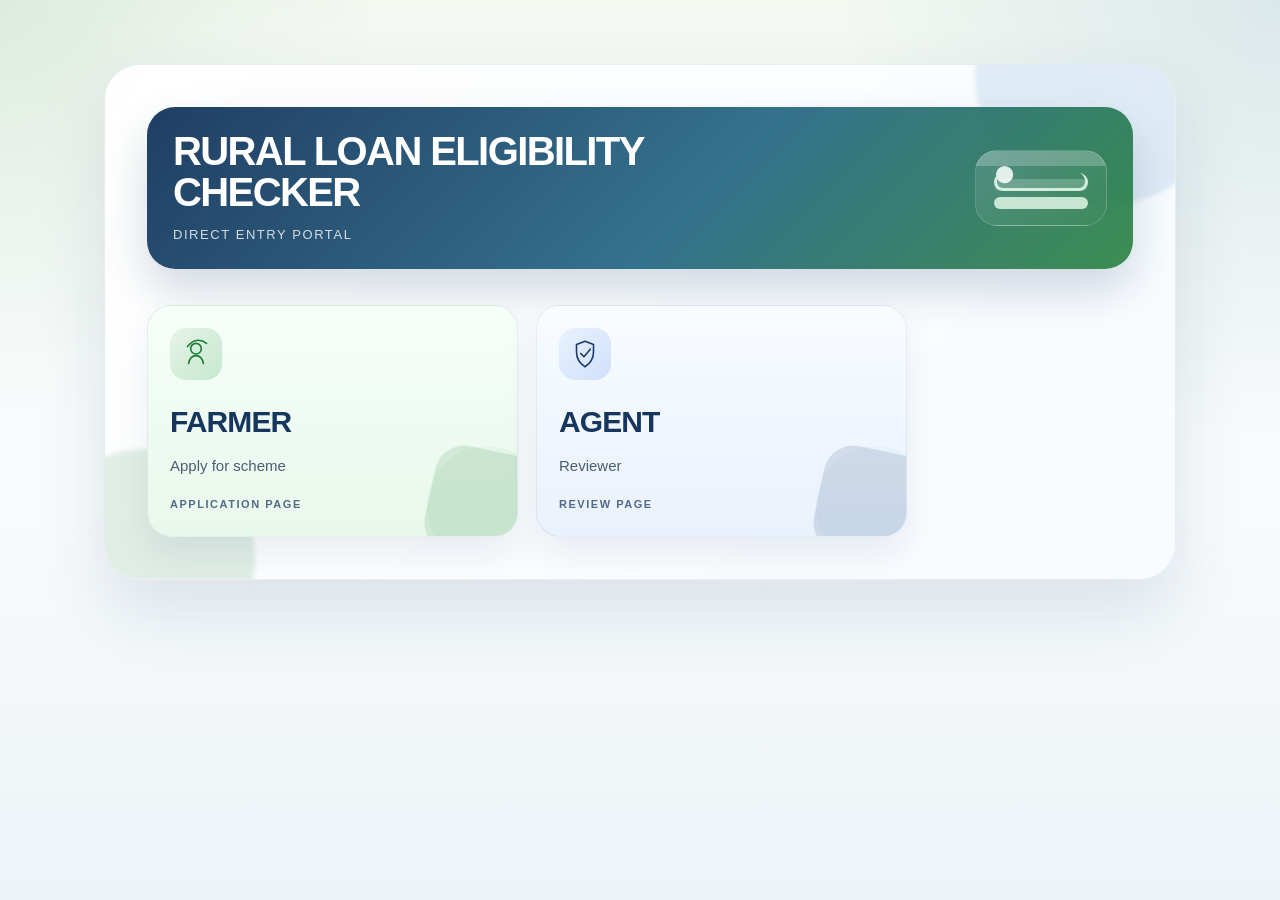
<file: frontend/index.html>
<!DOCTYPE html>
<html lang="en">
<head>
  <meta charset="UTF-8" />
  <meta name="viewport" content="width=device-width, initial-scale=1.0" />
  <title>Rural Loan Routing Portal</title>
  <link rel="stylesheet" href="style.css" />
  <style>
    .landing-body {
      margin: 0;
      background:
        radial-gradient(circle at 18% 20%, rgba(255,255,255,0.5), transparent 16%),
        radial-gradient(circle at top left, rgba(30, 123, 52, 0.1), transparent 24%),
        radial-gradient(circle at top right, rgba(46, 117, 182, 0.12), transparent 28%),
        linear-gradient(180deg, #f3f8f1 0%, #f8fbfd 56%, #edf3f7 100%),
        url("https://www.transparenttextures.com/patterns/cartographer.png"),
        url("https://www.transparenttextures.com/patterns/green-dust-and-scratches.png");
    }
    .landing-frame {
      position: relative;
      overflow: hidden;
      border-radius: 36px;
      background:
        linear-gradient(135deg, rgba(255, 255, 255, 0.93), rgba(247, 251, 255, 0.95)),
        url("https://www.transparenttextures.com/patterns/xv.png");
      border: 1px solid rgba(23, 54, 93, 0.08);
      box-shadow: 0 30px 70px rgba(23, 54, 93, 0.12);
      padding: 42px;
    }
    .landing-frame::before,
    .landing-frame::after {
      content: "";
      position: absolute;
      border-radius: 50%;
      filter: blur(2px);
    }
    .landing-frame::before {
      width: 260px;
      height: 260px;
      top: -120px;
      right: -60px;
      background: rgba(46, 117, 182, 0.12);
    }
    .landing-frame::after {
      width: 220px;
      height: 220px;
      left: -70px;
      bottom: -90px;
      background: rgba(30, 123, 52, 0.12);
    }
    .title-card {
      position: relative;
      z-index: 1;
      display: flex;
      align-items: center;
      justify-content: space-between;
      gap: 24px;
      margin-bottom: 36px;
      padding: 24px 26px;
      border-radius: 28px;
      background: linear-gradient(135deg, rgba(23, 54, 93, 0.96) 0%, rgba(31, 98, 128, 0.9) 56%, rgba(30, 123, 52, 0.86) 100%);
      box-shadow: 0 22px 44px rgba(23, 54, 93, 0.18);
    }
    .title-lockup {
      display: block;
    }
    .title-lockup__text h1 {
      margin: 0;
      font-size: 40px;
      line-height: 1.02;
      letter-spacing: -0.04em;
      color: #fff;
      max-width: 640px;
    }
    .title-lockup__text p {
      margin: 12px 0 0;
      color: rgba(255,255,255,0.8);
      font-size: 13px;
      letter-spacing: 0.12em;
      text-transform: uppercase;
    }
    .title-card__art {
      width: 132px;
      height: 76px;
      border-radius: 22px;
      background:
        radial-gradient(circle at 22% 32%, rgba(255,255,255,0.85) 0 8px, transparent 9px),
        linear-gradient(180deg, rgba(255,255,255,0.22) 0 20%, transparent 20% 100%),
        linear-gradient(140deg, rgba(255,255,255,0.12), rgba(255,255,255,0.02));
      position: relative;
      border: 1px solid rgba(255,255,255,0.16);
    }
    .title-card__art::before,
    .title-card__art::after {
      content: "";
      position: absolute;
      left: 18px;
      right: 18px;
      border-radius: 999px;
    }
    .title-card__art::before {
      bottom: 16px;
      height: 12px;
      background: rgba(223, 244, 229, 0.86);
      box-shadow: 0 -18px 0 rgba(255,255,255,0.2);
    }
    .title-card__art::after {
      bottom: 34px;
      height: 18px;
      border: 3px solid rgba(223, 244, 229, 0.92);
      border-top: none;
    }
    .landing-grid {
      position: relative;
      z-index: 1;
      display: grid;
      grid-template-columns: repeat(2, minmax(0, 1fr));
      gap: 18px;
      max-width: 760px;
    }
    .landing-card {
      text-decoration: none;
      display: flex;
      flex-direction: column;
      justify-content: space-between;
      min-height: 210px;
      padding: 22px;
      border-radius: 24px;
      position: relative;
      overflow: hidden;
      backdrop-filter: blur(6px);
      transition: transform 0.2s ease, box-shadow 0.2s ease;
      box-shadow: 0 18px 34px rgba(23, 54, 93, 0.08);
      border: 1px solid rgba(23, 54, 93, 0.08);
    }
    .landing-card:hover {
      transform: translateY(-4px);
      box-shadow: 0 24px 42px rgba(23, 54, 93, 0.12);
    }
    .landing-card--farmer {
      background:
        linear-gradient(180deg, rgba(246, 255, 248, 0.98), rgba(232, 247, 236, 0.98));
    }
    .landing-card--agent {
      background:
        linear-gradient(180deg, rgba(248, 252, 255, 0.98), rgba(233, 241, 252, 0.98));
    }
    .landing-card h2 {
      font-size: 30px;
      margin-top: 10px;
      margin-bottom: 8px;
      text-transform: uppercase;
      letter-spacing: -0.03em;
      color: #17365d;
    }
    .landing-card p {
      margin: 0;
      font-size: 15px;
      color: #4a5f71;
      max-width: 170px;
    }
    .landing-card__top {
      position: relative;
      z-index: 1;
    }
    .landing-card__foot {
      position: relative;
      z-index: 1;
      margin-top: 18px;
      font-size: 11px;
      font-weight: 700;
      letter-spacing: 0.14em;
      text-transform: uppercase;
      color: #17365d;
      opacity: 0.72;
    }
    .landing-card__shape {
      position: absolute;
      right: -20px;
      bottom: -22px;
      width: 108px;
      height: 108px;
      border-radius: 30px;
      opacity: 0.13;
      transform: rotate(12deg);
    }
    .landing-card--farmer .landing-card__shape {
      background: #1e7b34;
    }
    .landing-card--agent .landing-card__shape {
      background: #1b3a6b;
    }
    @media (max-width: 700px) {
      .landing-frame { padding: 24px; border-radius: 28px; }
      .title-card,
      .title-lockup { display: block; }
      .title-card__art { margin-top: 16px; }
      .title-lockup__text h1 { font-size: 30px; }
      .landing-grid { grid-template-columns: 1fr; }
      .landing-card { min-height: 190px; }
    }
  </style>
</head>
<body class="landing-body">
  <main class="landing-shell">
    <section class="landing-frame">
      <div class="title-card">
        <div class="title-lockup">
          <div class="title-lockup__text">
            <h1>RURAL LOAN ELIGIBILITY CHECKER</h1>
            <p>DIRECT ENTRY PORTAL</p>
          </div>
        </div>
        <div class="title-card__art"></div>
      </div>

      <section class="landing-grid">
        <a class="landing-card landing-card--farmer" href="farmer.html">
          <div class="landing-card__top">
            <div class="mini-logo mini-logo--farmer">
              <svg viewBox="0 0 64 64" aria-hidden="true">
                <circle cx="32" cy="22" r="10"></circle>
                <path d="M18 50c2-10 8-15 14-15s12 5 14 15"></path>
                <path d="M16 18c6-8 12-12 20-12 6 0 11 2 16 6"></path>
              </svg>
            </div>
            <h2>FARMER</h2>
            <p>Apply for scheme</p>
          </div>
          <span class="landing-card__foot">Application Page</span>
          <span class="landing-card__shape" aria-hidden="true"></span>
        </a>

        <a class="landing-card landing-card--agent" href="dashboard.html">
          <div class="landing-card__top">
            <div class="mini-logo mini-logo--agent">
              <svg viewBox="0 0 64 64" aria-hidden="true">
                <path d="M32 8 16 14v14c0 12 7 22 16 28 9-6 16-16 16-28V14L32 8z"></path>
                <path d="m24 31 6 6 12-14"></path>
              </svg>
            </div>
            <h2>AGENT</h2>
            <p>Reviewer</p>
          </div>
          <span class="landing-card__foot">Review Page</span>
          <span class="landing-card__shape" aria-hidden="true"></span>
        </a>
      </section>
    </section>
  </main>
</body>
</html>
</file>
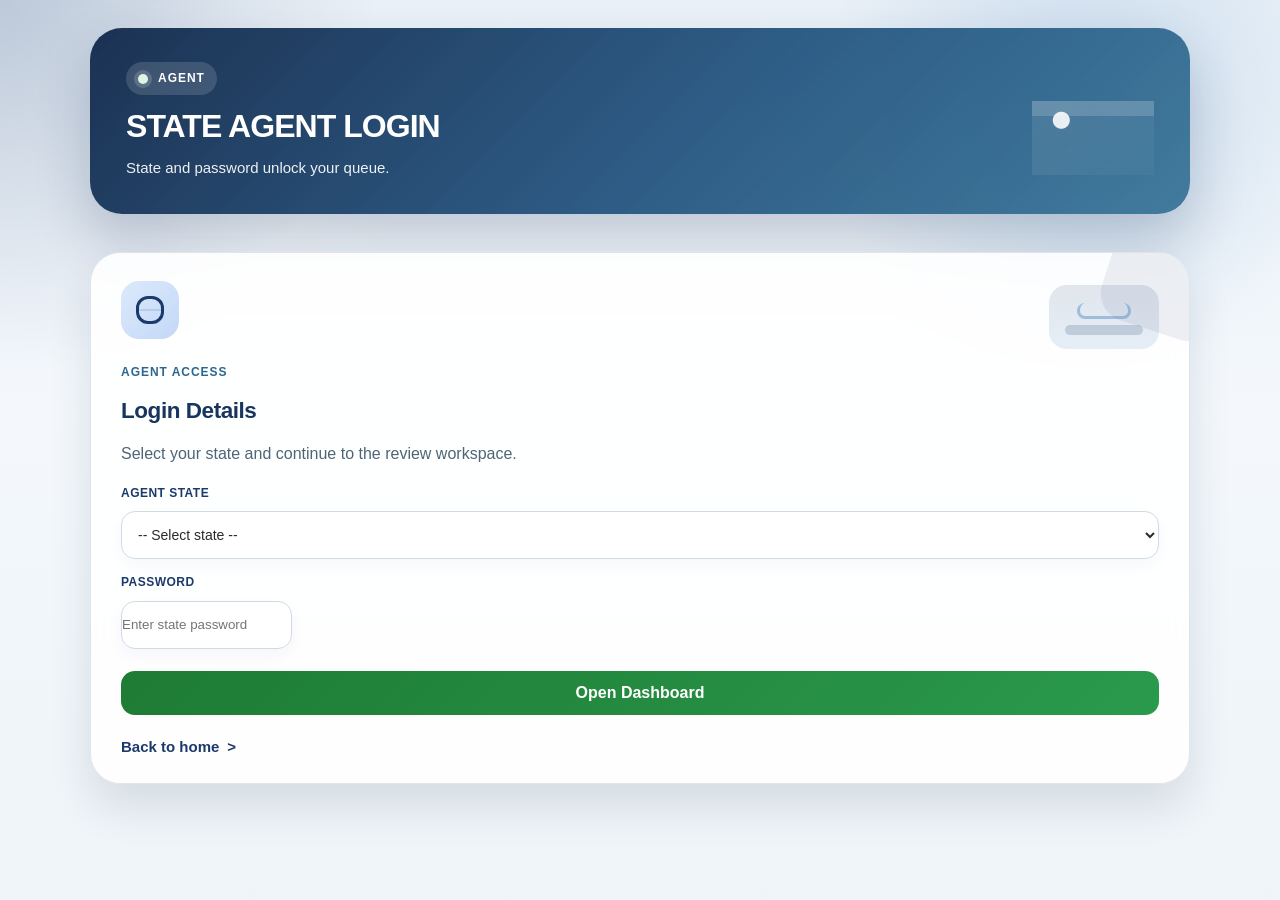
<file: frontend/dashboard.html>
<!DOCTYPE html>
<html lang="en">
<head>
  <meta charset="UTF-8" />
  <meta name="viewport" content="width=device-width, initial-scale=1.0" />
  <title>State Agent Dashboard - Rural Loan System</title>
  <link rel="stylesheet" href="style.css" />
  <script src="app-config.js"></script>
  <style>
    .agent-body {
      background:
        radial-gradient(circle at 20% 16%, rgba(255,255,255,0.38), transparent 14%),
        radial-gradient(circle at top left, rgba(27, 58, 107, 0.22), transparent 24%),
        radial-gradient(circle at 85% 12%, rgba(46, 117, 182, 0.18), transparent 20%),
        linear-gradient(180deg, #eaf1f8 0%, #f4f8fc 46%, #eef4f8 100%),
        url("https://www.transparenttextures.com/patterns/cartographer.png"),
        url("https://www.transparenttextures.com/patterns/asfalt-light.png");
      min-height: 100vh;
    }

    .agent-login-shell {
      min-height: auto;
      display: block;
      padding: 0;
    }

    .agent-login-card {
      width: 100%;
      min-height: auto;
      max-width: 1100px;
      margin: 0 auto;
      border: 1px solid rgba(20, 43, 77, 0.12);
      box-shadow: 0 22px 44px rgba(20, 43, 77, 0.12);
      border-radius: 30px;
      padding: 28px 30px 24px;
      display: block;
      background:
        linear-gradient(180deg, rgba(255, 255, 255, 0.94), rgba(246, 250, 255, 0.96)),
        url("https://www.transparenttextures.com/patterns/diamond-upholstery.png");
    }

    .agent-login-wrap {
      max-width: 1180px;
      margin: 30px auto 0;
      padding: 0 22px 36px;
    }

    .header__inner--agent {
      padding: 34px 36px;
      border-radius: 32px;
      box-shadow: 0 26px 54px rgba(20, 43, 77, 0.22);
    }

    .container[style*="max-width:1100px;"] {
      max-width: 1360px !important;
      padding-top: 28px;
    }

    .agent-toolbar {
      padding: 24px 26px;
      border-radius: 28px;
      background:
        linear-gradient(180deg, rgba(248, 252, 255, 0.98), rgba(234, 242, 252, 0.96)),
        url("https://www.transparenttextures.com/patterns/subtle-white-feathers.png");
      box-shadow: 0 18px 38px rgba(20, 43, 77, 0.1);
    }

    .stats-bar {
      display: grid;
      grid-template-columns: repeat(4, minmax(0, 1fr));
      gap: 18px;
    }

    .stat-box {
      padding: 22px 18px;
      border-radius: 26px;
      border: 1px solid rgba(20, 43, 77, 0.08);
      box-shadow: 0 18px 34px rgba(20, 43, 77, 0.08);
    }

    .control-panel {
      padding: 20px 22px;
      border-radius: 26px;
      box-shadow: 0 18px 38px rgba(20, 43, 77, 0.09);
    }

    #appList > .card {
      border-radius: 28px;
      border: 1px solid rgba(20, 43, 77, 0.08);
      box-shadow: 0 20px 40px rgba(20, 43, 77, 0.08);
      padding: 26px;
      margin-bottom: 18px;
    }

    .agent-app-card__summary {
      padding-bottom: 14px;
      border-bottom: 1px solid rgba(20, 43, 77, 0.08);
    }

    .agent-app-card__avatar {
      width: 52px;
      height: 52px;
      border-radius: 18px;
      font-size: 20px;
      box-shadow: 0 10px 20px rgba(46, 117, 182, 0.14);
    }

    .agent-app-card__scheme {
      font-size: 14px;
      letter-spacing: 0.02em;
    }

    .agent-app-card__meta {
      font-size: 12px;
    }

    .detail-info-grid.agent-app-card__details {
      grid-template-columns: repeat(3, minmax(0, 1fr));
      gap: 12px;
    }

    .detail-info-item {
      border-radius: 14px;
      background: linear-gradient(180deg, #f3f7ff 0%, #ebf1fb 100%);
      border: 1px solid rgba(46, 117, 182, 0.08);
    }

    .doc-verify-row {
      padding: 14px 0;
    }

    .doc-verify-row.is-approved {
      background: linear-gradient(90deg, rgba(30, 123, 52, 0.08), rgba(30, 123, 52, 0.02));
      border-radius: 18px;
      padding: 16px 14px;
      margin-bottom: 10px;
    }

    .doc-verify-row.is-rejected {
      background: linear-gradient(90deg, rgba(192, 57, 43, 0.08), rgba(192, 57, 43, 0.02));
      border-radius: 18px;
      padding: 16px 14px;
      margin-bottom: 10px;
    }

    .doc-actions {
      min-width: 220px;
    }

    .doc-status-chip {
      display: inline-flex;
      align-items: center;
      gap: 8px;
      min-height: 34px;
      padding: 8px 12px;
      border-radius: 999px;
      font-size: 12px;
      font-weight: 700;
      letter-spacing: 0.03em;
      text-transform: uppercase;
      border: 1px solid rgba(20, 43, 77, 0.08);
      background: rgba(233, 240, 248, 0.9);
      color: #506274;
      transition: all 0.2s ease;
    }

    .doc-status-chip::before {
      content: "";
      width: 8px;
      height: 8px;
      border-radius: 50%;
      background: currentColor;
      opacity: 0.85;
    }

    .doc-status-chip.pending {
      background: rgba(233, 240, 248, 0.9);
      color: #66788a;
    }

    .doc-status-chip.approved {
      background: rgba(222, 244, 229, 0.96);
      color: #1e7b34;
      border-color: rgba(30, 123, 52, 0.22);
    }

    .doc-status-chip.rejected {
      background: rgba(250, 229, 226, 0.96);
      color: #c0392b;
      border-color: rgba(192, 57, 43, 0.22);
    }

    .btn-tick,
    .btn-cross,
    .btn-approve,
    .btn-reject,
    .btn-upload {
      min-height: 42px;
    }

    #successMsg.result-approved {
      border-radius: 18px;
      box-shadow: 0 12px 24px rgba(30, 123, 52, 0.12);
    }

    @media (max-width: 900px) {
      .stats-bar {
        grid-template-columns: repeat(2, minmax(0, 1fr));
      }

      .detail-info-grid.agent-app-card__details {
        grid-template-columns: repeat(2, minmax(0, 1fr));
      }
    }

    @media (max-width: 700px) {
      .agent-login-card {
        width: 100%;
        min-height: auto;
        border-radius: 28px;
        padding: 28px 22px 24px;
      }

      .stats-bar,
      .detail-info-grid.agent-app-card__details {
        grid-template-columns: 1fr;
      }

      .header__inner--agent,
      .agent-toolbar,
      #appList > .card {
        padding: 20px;
      }

      .agent-login-wrap {
        padding: 0 16px 24px;
      }

      .doc-verify-row.is-approved,
      .doc-verify-row.is-rejected {
        padding: 14px 12px;
      }
    }
  </style>
</head>
<body class="agent-body">
  <section id="agentLogin" class="agent-login-shell">
    <div class="header header--compact">
      <div class="header__inner header__inner--agent">
        <div class="header-badge">
          <span class="header-badge__icon"></span>
          <span>Agent</span>
        </div>
        <div class="header-split">
          <div>
            <h1>STATE AGENT LOGIN</h1>
            <p>State and password unlock your queue.</p>
          </div>
          <div class="title-card__art title-card__art--agent"></div>
        </div>
      </div>
    </div>

    <div class="agent-login-wrap">
      <div class="agent-login-card">
        <div class="agent-login-hero">
          <div class="panel-logo panel-logo--agent panel-logo--large">
            <span class="panel-logo__glyph"></span>
          </div>
          <div class="agent-login-hero__art"></div>
        </div>
        <p class="card-tag">Agent Access</p>
        <h1>Login Details</h1>
        <p class="agent-login-copy">Select your state and continue to the review workspace.</p>
        <div class="form-group">
          <label for="agentState">Agent State</label>
          <select id="agentState">
            <option value="">-- Select state --</option>
          </select>
        </div>
        <div class="form-group">
          <label for="agentPassword">Password</label>
          <input type="password" id="agentPassword" placeholder="Enter state password" />
        </div>
        <button class="btn-primary" type="button" onclick="loginAgent()">Open Dashboard</button>
        <p id="loginError" class="error-msg" style="display:none; margin-top:12px;"></p>
        <a class="inline-link" href="index.html">Back to home</a>
      </div>
    </div>
  </section>

  <section id="agentDashboard" style="display:none;">
    <div class="header header--compact">
      <div class="header__inner header__inner--agent">
        <div class="header-badge">
          <span class="header-badge__icon"></span>
          <span>Agent Desk</span>
        </div>
        <div class="header-split">
          <div>
            <h1>State Agent Dashboard</h1>
            <p id="agentHeading">Review farmer applications assigned to your state</p>
          </div>
          <div class="title-card__art title-card__art--agent"></div>
        </div>
      </div>
    </div>

    <div class="container" style="max-width:1100px;">
      <div class="card section-intro section-intro--agent agent-toolbar">
        <div>
          <p class="card-tag">Assigned Queue</p>
          <h3 id="toolbarState">Current state: --</h3>
          <p>Review, verify, update.</p>
        </div>
        <button class="btn-upload" type="button" onclick="logoutAgent()">Switch State</button>
      </div>

      <div class="stats-bar">
        <div class="stat-box stat-box--total">
          <div class="stat-icon stat-icon--total"></div>
          <div class="stat-number" id="statTotal">0</div>
          <div class="stat-label">Total</div>
        </div>
        <div class="stat-box stat-box--pending">
          <div class="stat-icon stat-icon--pending"></div>
          <div class="stat-number" id="statPending" style="color:#B8860B;">0</div>
          <div class="stat-label">Pending</div>
        </div>
        <div class="stat-box stat-box--approved">
          <div class="stat-icon stat-icon--approved"></div>
          <div class="stat-number" id="statVerified" style="color:#1E7B34;">0</div>
          <div class="stat-label">Approved</div>
        </div>
        <div class="stat-box stat-box--rejected">
          <div class="stat-icon stat-icon--rejected"></div>
          <div class="stat-number" id="statRejected" style="color:#C0392B;">0</div>
          <div class="stat-label">Rejected</div>
        </div>
      </div>

      <div class="card control-panel">
        <div class="filter-tabs">
          <button class="filter-tab active" id="tab_all" onclick="setFilter('all')">All</button>
          <button class="filter-tab pending" id="tab_pending" onclick="setFilter('pending')">Pending</button>
          <button class="filter-tab verified" id="tab_verified" onclick="setFilter('verified')">Approved</button>
          <button class="filter-tab rejected" id="tab_rejected" onclick="setFilter('rejected')">Rejected</button>
        </div>
        <input type="text" class="search-bar" id="searchBox" placeholder="Search name, phone or scheme" oninput="applyFilters()" />
      </div>

      <div id="successMsg" style="display:none;" class="result-approved"></div>

      <div id="dashSpinner">
        <div class="spinner"></div>
        <p style="text-align:center; color:#555;">Loading state applications...</p>
      </div>

      <div id="appList" style="display:none;"></div>
      <p id="noResults" style="display:none; text-align:center; color:#555; padding:30px;">No applications found for this state.</p>
    </div>
  </section>

  <div id="printArea" style="display:none;"></div>

  <script>
    const IS_LOCAL_ENV = ['localhost', '127.0.0.1'].includes(window.location.hostname);
    const API_BASE_URL = IS_LOCAL_ENV
      ? 'http://127.0.0.1:5001/rural-loan-system/us-central1'
      : (window.APP_API_BASE_URL || '').replace(/\/$/, '');
    const DASHBOARD_API = `${API_BASE_URL}/get_applications`;
    const UPDATE_API = `${API_BASE_URL}/update_status`;
    const AUTH_STORAGE_KEY = 'agent_auth_state';

    const DOC_LABELS = {
      aadhaar: 'Aadhaar Card',
      land_records: 'Land Records',
      tenancy_agreement: 'Tenancy Agreement',
      pan_card: 'PAN Card',
      business_proof: 'Business Proof',
      address_proof: 'Address Proof',
      secc_letter: 'SECC 2011 Letter',
      house_photo: 'House Photo',
      ration_card: 'Ration Card',
      crop_certificate: 'Crop Certificate',
      bank_passbook: 'Bank Passbook'
    };

    let allApplications = [];
    let currentFilter = 'all';
    let agentState = '';
    let verificationState = {};
    let feedbackState = {};

    function populateStateSelect() {
      const stateSelect = document.getElementById('agentState');
      window.APP_STATES.forEach(state => {
        const option = document.createElement('option');
        option.value = state;
        option.textContent = state;
        stateSelect.appendChild(option);
      });
    }

    function loginAgent() {
      const selectedState = document.getElementById('agentState').value;
      const password = document.getElementById('agentPassword').value;
      const error = document.getElementById('loginError');

      if (!selectedState) {
        error.textContent = 'Please select the agent state.';
        error.style.display = 'block';
        return;
      }

      if (window.AGENT_CREDENTIALS[selectedState] !== password) {
        error.textContent = 'Invalid password for the selected state.';
        error.style.display = 'block';
        return;
      }

      sessionStorage.setItem(AUTH_STORAGE_KEY, selectedState);
      error.style.display = 'none';
      openDashboard(selectedState);
    }

    function logoutAgent() {
      sessionStorage.removeItem(AUTH_STORAGE_KEY);
      document.getElementById('agentPassword').value = '';
      document.getElementById('agentDashboard').style.display = 'none';
      document.getElementById('agentLogin').style.display = 'flex';
    }

    function openDashboard(state) {
      agentState = state;
      document.getElementById('agentLogin').style.display = 'none';
      document.getElementById('agentDashboard').style.display = 'block';
      document.getElementById('agentHeading').textContent = `Review farmer applications assigned to ${state}`;
      document.getElementById('toolbarState').textContent = `Current state: ${state}`;
      loadApplications();
    }

    async function loadApplications() {
      document.getElementById('dashSpinner').style.display = 'block';
      document.getElementById('appList').style.display = 'none';
      document.getElementById('noResults').style.display = 'none';

      try {
        const res = await fetch(`${DASHBOARD_API}?state=${encodeURIComponent(agentState)}`);
        const data = await res.json();
        document.getElementById('dashSpinner').style.display = 'none';

        allApplications = data.applications || [];
        verificationState = {};
        feedbackState = {};

        allApplications.forEach(app => {
          verificationState[app.applicationId] = app.doc_verification || {};
          feedbackState[app.applicationId] = app.doc_feedback || {};
        });

        updateStats(allApplications);
        applyFilters();
      } catch (error) {
        document.getElementById('dashSpinner').style.display = 'none';
        document.getElementById('noResults').style.display = 'block';
        document.getElementById('noResults').textContent = 'Error loading applications. Please refresh.';
      }
    }

    function setFilter(filter) {
      currentFilter = filter;
      document.querySelectorAll('.filter-tab').forEach(tab => tab.classList.remove('active'));
      document.getElementById(`tab_${filter}`).classList.add('active');
      applyFilters();
    }

    function applyFilters() {
      const query = document.getElementById('searchBox').value.toLowerCase().trim();
      let filtered = [...allApplications];

      if (currentFilter === 'pending') {
        filtered = filtered.filter(app => !/Approved|Directed|Rejected|Incomplete/.test(app.status || ''));
      } else if (currentFilter === 'verified') {
        filtered = filtered.filter(app => /Approved|Directed/.test(app.status || ''));
      } else if (currentFilter === 'rejected') {
        filtered = filtered.filter(app => /Rejected|Incomplete/.test(app.status || ''));
      }

      if (query) {
        filtered = filtered.filter(app =>
          (app.applicant_name || '').toLowerCase().includes(query) ||
          (app.phone || '').toLowerCase().includes(query) ||
          (app.loan_scheme || '').toLowerCase().includes(query) ||
          (app.state || '').toLowerCase().includes(query)
        );
      }

      renderApps(filtered);
    }

    function renderApps(applications) {
      const list = document.getElementById('appList');
      list.innerHTML = '';

      if (!applications.length) {
        list.style.display = 'none';
        document.getElementById('noResults').style.display = 'block';
        return;
      }

      document.getElementById('noResults').style.display = 'none';
      list.style.display = 'block';

      applications.forEach(app => {
        const isApproved = /Approved|Directed/.test(app.status || '');
        const isRejected = /Rejected|Incomplete/.test(app.status || '');
        const statusClass = isApproved ? 'status-approved' : isRejected ? 'status-rejected' : 'status-pending';
        const date = app.submitted_at ? new Date(app.submitted_at).toLocaleDateString('en-IN') : 'N/A';

        const inputRows = Object.entries(app.input_data || {})
          .filter(([key]) => !['document_urls', 'loan_scheme', 'applicant_name', 'phone'].includes(key))
          .map(([key, value]) => {
            const label = key.replace(/_/g, ' ').replace(/\b\w/g, char => char.toUpperCase());
            const formattedValue = typeof value === 'boolean' ? (value ? 'Yes' : 'No') : (value || '--');
            return `<div class="detail-info-item"><b>${label}</b>${formattedValue}</div>`;
          })
          .join('');

        const card = document.createElement('div');
        card.className = 'card';
        card.innerHTML = `
          <div class="agent-app-card">
            <div class="agent-app-card__summary">
              <div class="agent-app-card__identity">
                <span class="agent-app-card__avatar">${(app.applicant_name || 'A').charAt(0).toUpperCase()}</span>
                <div>
                  <b style="font-size:16px; color:#1B3A6B;">${app.applicant_name || 'Unknown applicant'}</b>
                  <p class="agent-app-card__scheme">${app.loan_scheme || 'Scheme not available'}</p>
                  <p class="agent-app-card__meta">Phone: ${app.phone || '--'} | State: ${app.state || '--'} | Submitted: ${date}</p>
                </div>
              </div>
              <div class="agent-app-card__status">
                <span class="${statusClass}">${app.status || 'Pending'}</span>
                <p style="font-size:11px; color:#888; margin-top:6px;">ID: ${app.applicationId}</p>
              </div>
            </div>
          </div>

          <div class="detail-info-grid agent-app-card__details" style="margin-top:16px;">
            ${inputRows}
          </div>

          <div style="margin-top:8px;">
            <h4 style="color:#1B3A6B; margin-bottom:8px;">Document Verification</h4>
            ${buildDocVerifySection(app)}
          </div>

          <div class="form-group" style="margin-top:16px;">
            <label for="remarks_${app.applicationId}">Overall Remarks</label>
            <textarea id="remarks_${app.applicationId}" class="remarks-box" placeholder="Visible to farmer">${app.remarks || ''}</textarea>
          </div>

          <div class="dashboard-actions">
            <button class="btn-approve" type="button" onclick="submitVerification('${app.applicationId}', 'Approved')">Approve and Direct to Bank</button>
            <button class="btn-reject" type="button" onclick="submitVerification('${app.applicationId}', 'Documents Incomplete')">Mark Incomplete</button>
            ${isApproved ? `<button class="btn-upload" type="button" onclick="generateLetter('${app.applicationId}')">Print Direction Letter</button>` : ''}
          </div>
        `;

        list.appendChild(card);
      });
    }

    function buildDocVerifySection(app) {
      const docs = app.document_urls || {};
      const appId = app.applicationId;
      const vState = verificationState[appId] || {};
      const fState = feedbackState[appId] || {};

      if (!Object.keys(docs).length) {
        return '<p style="color:#777;">No documents uploaded.</p>';
      }

      return Object.entries(docs).map(([key, url]) => {
        const status = vState[key] || 'pending';
        const feedback = fState[key] || '';
        const rowClass = status === 'approved'
          ? 'doc-verify-row is-approved'
          : status === 'rejected'
            ? 'doc-verify-row is-rejected'
            : 'doc-verify-row';

        const statusLabel = status === 'approved'
          ? 'Marked correct'
          : status === 'rejected'
            ? 'Issue marked'
            : 'Not reviewed';

        return `
          <div class="${rowClass}">
            <div class="doc-info">
              <b>${DOC_LABELS[key] || key}</b>
              <p style="font-size:12px; color:#5b6b7a; margin-top:4px;"><a href="${url}" target="_blank">Open document</a></p>
            </div>
            <div class="doc-actions">
              <span class="doc-status-chip ${status}">${statusLabel}</span>
              <button class="btn-tick ${status === 'approved' ? 'active' : ''}" type="button" onclick="markDoc('${appId}', '${key}', 'approved')">Correct</button>
              <button class="btn-cross ${status === 'rejected' ? 'active' : ''}" type="button" onclick="markDoc('${appId}', '${key}', 'rejected')">Issue</button>
              <input class="feedback-input ${status === 'rejected' ? 'visible' : ''}" id="feedback_${appId}_${key}" type="text" placeholder="Describe the issue" value="${feedback}" onchange="saveFeedback('${appId}', '${key}', this.value)" />
            </div>
          </div>
        `;
      }).join('');
    }

    function markDoc(appId, docKey, status) {
      if (!verificationState[appId]) verificationState[appId] = {};
      verificationState[appId][docKey] = status;
      applyFilters();
    }

    function saveFeedback(appId, docKey, value) {
      if (!feedbackState[appId]) feedbackState[appId] = {};
      feedbackState[appId][docKey] = value;
    }

    async function submitVerification(appId, newStatus) {
      const app = allApplications.find(item => item.applicationId === appId);
      const docVerify = verificationState[appId] || {};
      const docFeedback = feedbackState[appId] || {};
      const remarks = document.getElementById(`remarks_${appId}`).value.trim();

      if (newStatus === 'Approved') {
        const docs = Object.keys(app.document_urls || {});
        const allChecked = docs.every(key => docVerify[key] === 'approved');
        if (!allChecked) {
          alert('Please verify every document as correct before approving.');
          return;
        }
      }

      try {
        const res = await fetch(UPDATE_API, {
          method: 'POST',
          headers: { 'Content-Type': 'application/json' },
          body: JSON.stringify({
            applicationId: appId,
            new_status: newStatus,
            remarks,
            doc_verification: docVerify,
            doc_feedback: docFeedback
          })
        });

        const data = await res.json();
        if (!res.ok) {
          alert(data.error || 'Unable to update application.');
          return;
        }

        app.status = newStatus;
        app.remarks = remarks;
        app.doc_verification = docVerify;
        app.doc_feedback = docFeedback;
        updateStats(allApplications);
        applyFilters();
        showSuccess(newStatus === 'Approved' ? 'Application approved and directed to bank.' : 'Farmer has been notified about missing documents.');
      } catch (error) {
        alert('Network error. Please try again.');
      }
    }

    function updateStats(applications) {
      const total = applications.length;
      const verified = applications.filter(app => /Approved|Directed/.test(app.status || '')).length;
      const rejected = applications.filter(app => /Rejected|Incomplete/.test(app.status || '')).length;
      const pending = total - verified - rejected;

      document.getElementById('statTotal').textContent = total;
      document.getElementById('statPending').textContent = pending;
      document.getElementById('statVerified').textContent = verified;
      document.getElementById('statRejected').textContent = rejected;
    }

    function showSuccess(message) {
      const el = document.getElementById('successMsg');
      el.innerHTML = `<p>${message}</p>`;
      el.style.display = 'block';
      setTimeout(() => { el.style.display = 'none'; }, 4000);
    }

    function generateLetter(appId) {
      const app = allApplications.find(item => item.applicationId === appId);
      if (!app) return;

      const date = new Date().toLocaleDateString('en-IN', { day: '2-digit', month: 'long', year: 'numeric' });
      const refNo = `REF-${app.applicationId.substring(0, 8).toUpperCase()}`;
      const rate = app.eligibility_result?.interest_rate
        ? `${app.eligibility_result.interest_rate}% per annum`
        : app.eligibility_result?.premium_rate
          ? `${app.eligibility_result.premium_rate}% premium`
          : 'As per bank norms';

      const bankRows = (app.eligibility_result?.banks || []).map(bank => `
        <tr>
          <td style="padding:8px; border:1px solid #ccc;">${bank.name}</td>
          <td style="padding:8px; border:1px solid #ccc;">${bank.type}</td>
          <td style="padding:8px; border:1px solid #ccc;">${bank.toll_free}</td>
        </tr>
      `).join('');

      const printArea = document.getElementById('printArea');
      printArea.style.display = 'block';
      printArea.innerHTML = `
        <div style="background:white; padding:32px; font-family:Arial;">
          <h2 style="color:#1B3A6B; text-align:center;">Direction Letter</h2>
          <p><b>Reference:</b> ${refNo}</p>
          <p><b>Date:</b> ${date}</p>
          <p><b>Applicant:</b> ${app.applicant_name}</p>
          <p><b>Phone:</b> ${app.phone}</p>
          <p><b>State:</b> ${app.state}</p>
          <p><b>Scheme:</b> ${app.loan_scheme}</p>
          <p><b>Indicative Rate:</b> ${rate}</p>
          <p>This farmer's documents have been reviewed and the application may proceed to the bank.</p>
          ${bankRows ? `<table style="width:100%; border-collapse:collapse; margin-top:16px;"><thead><tr><th style="padding:8px; border:1px solid #ccc; text-align:left;">Bank</th><th style="padding:8px; border:1px solid #ccc; text-align:left;">Type</th><th style="padding:8px; border:1px solid #ccc; text-align:left;">Toll Free</th></tr></thead><tbody>${bankRows}</tbody></table>` : ''}
        </div>
      `;

      window.print();
      printArea.style.display = 'none';
      printArea.innerHTML = '';
    }

    window.addEventListener('load', () => {
      populateStateSelect();
      const storedState = sessionStorage.getItem(AUTH_STORAGE_KEY);
      if (storedState) {
        openDashboard(storedState);
      }
    });
  </script>
</body>
</html>
</file>
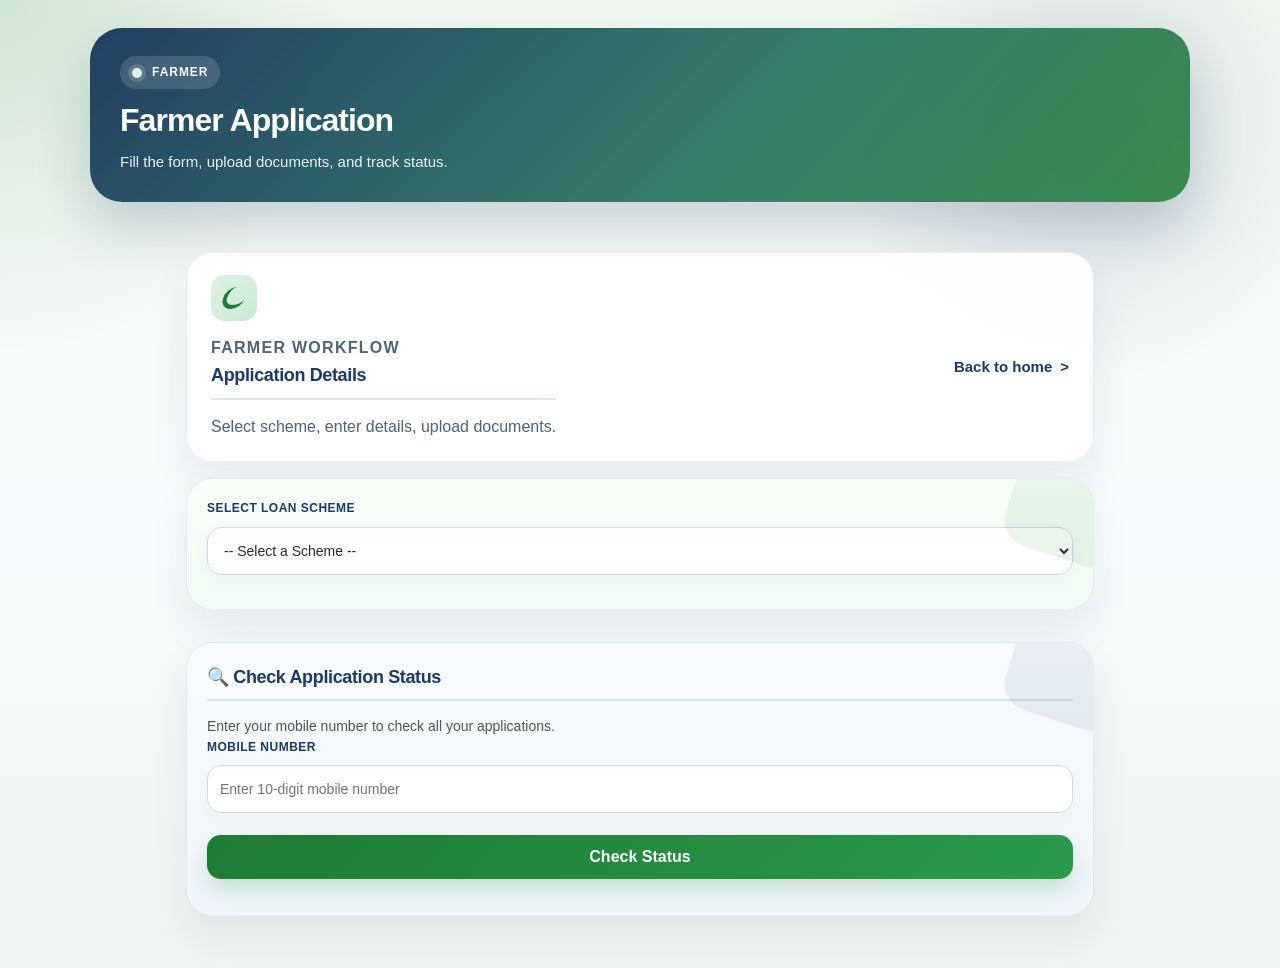
<file: frontend/farmer.html>
<!DOCTYPE html>
<html lang="en">
<head>
  <meta charset="UTF-8" />
  <meta name="viewport" content="width=device-width, initial-scale=1.0"/>
  <title>Farmer Application - Rural Loan System</title>
  <link rel="stylesheet" href="style.css" />
  <script src="app-config.js"></script>
  <style>
    .farmer-body {
      background:
        radial-gradient(circle at top left, rgba(30, 123, 52, 0.16), transparent 22%),
        radial-gradient(circle at 85% 14%, rgba(27, 58, 107, 0.14), transparent 18%),
        linear-gradient(180deg, #f2f8f1 0%, #f8fbfd 54%, #eef5f2 100%),
        url("https://www.transparenttextures.com/patterns/white-wave.png"),
        url("https://www.transparenttextures.com/patterns/soft-wallpaper.png");
    }

    .farmer-body .container {
      max-width: 940px;
    }

    .farmer-body .header__inner--farmer {
      border-radius: 32px;
      box-shadow: 0 26px 54px rgba(23, 54, 93, 0.2);
      padding: 28px 30px;
    }

    .farmer-body .section-intro--farmer,
    .farmer-body #loanPortal,
    .farmer-body #commonFields,
    .farmer-body .scheme-fields,
    .farmer-body #statusSection {
      border-radius: 26px;
      box-shadow: 0 20px 38px rgba(23, 54, 93, 0.08);
    }

    .farmer-body #loanPortal {
      background:
        linear-gradient(180deg, rgba(248, 255, 249, 0.98), rgba(241, 250, 244, 0.96)),
        url("https://www.transparenttextures.com/patterns/connected.png");
    }
  </style>
</head>
<body class="farmer-body">

<!-- ═══════════════════════════════════════════════════
     CONFIGURATION — Change these when deploying live
     ═══════════════════════════════════════════════════ -->
<script>

  // ════════════════════════════════════════════════════
// printFarmerLetter — prints direction letter for farmer
// ════════════════════════════════════════════════════
function printFarmerLetter(name, phone, scheme, appId,
                           rate, refNo, date, banks) {
  const bankRows = banks.map(b => `
    <tr>
      <td style="padding:6px 10px; border:1px solid #ccc;">
        ${b.name}
      </td>
      <td style="padding:6px 10px; border:1px solid #ccc;">
        ${b.type}
      </td>
      <td style="padding:6px 10px; border:1px solid #ccc;">
        ${b.toll_free}
      </td>
    </tr>`).join('');

  const printWindow = window.open('', '_blank');
  printWindow.document.write(`
    <!DOCTYPE html>
    <html>
    <head>
      <title>Direction Letter — ${refNo}</title>
      <style>
        body { font-family: Arial; color: #000; padding: 30px; }
        h2   { color: #1B3A6B; text-align: center; }
        .box { background: #f5f9ff; border: 1px solid #1B3A6B;
               padding: 16px; border-radius: 6px; margin: 16px 0; }
        table { width: 100%; border-collapse: collapse; }
        th    { background: #1B3A6B; color: white;
                padding: 8px 10px; text-align: left; }
        .warn { background: #FFF3CD; padding: 12px;
                border-left: 3px solid #B8860B;
                border-radius: 4px; font-size: 13px; }
        .sig  { display: flex; justify-content: space-between;
                margin-top: 40px; }
        .sig div { text-align: center; }
        .sig .line { border-top: 1px solid #000; width: 180px;
                     padding-top: 4px; font-size: 12px; }
        @media print { button { display: none; } }
      </style>
    </head>
    <body>
      <div style="text-align:center; border-bottom:2px solid #1B3A6B;
                  padding-bottom:16px; margin-bottom:20px;">
        <h2>DIRECTION LETTER</h2>
        <p style="color:#555;">
          Rural Loan Eligibility Verification System
        </p>
        <p style="font-size:13px;">
          Issued by: Rural Loan Verification Agent
        </p>
      </div>
      <div style="display:flex; justify-content:space-between;
                  margin-bottom:20px;">
        <div><b>Reference No:</b> ${refNo}</div>
        <div><b>Date:</b> ${date}</div>
      </div>
      <p><b>To,</b><br/>The Branch Manager,<br/>
         [Concerned Bank Branch]</p>
      <p><b>Subject: Direction for Loan Application
         under ${scheme}</b></p>
      <p style="line-height:1.7;">
        This certifies that the following applicant has been
        pre-screened and verified. All required documents have
        been checked and found <b>complete and in order</b>.
      </p>
      <div class="box">
        <table style="font-size:14px;">
          <tr><td width="40%"><b>Applicant Name</b></td>
              <td>: ${name}</td></tr>
          <tr><td><b>Mobile Number</b></td>
              <td>: ${phone}</td></tr>
          <tr><td><b>Loan Scheme</b></td>
              <td>: ${scheme}</td></tr>
          <tr><td><b>Indicative Rate</b></td>
              <td>: ${rate}</td></tr>
          <tr><td><b>Application ID</b></td>
              <td>: ${appId}</td></tr>
          <tr><td><b>Verified Date</b></td>
              <td>: ${date}</td></tr>
        </table>
      </div>
      <p><b>Recommended Banks:</b></p>
      <table>
        <thead>
          <tr>
            <th>Bank Name</th>
            <th>Type</th>
            <th>Toll Free</th>
          </tr>
        </thead>
        <tbody>${bankRows}</tbody>
      </table>
      <div class="warn" style="margin-top:16px;">
        <b>Instructions:</b>
        <ol style="margin:8px 0 0 16px; line-height:1.8;">
          <li>Carry this Direction Letter to the bank</li>
          <li>Carry all original documents for verification</li>
          <li>Visit bank during working hours (10 AM - 4 PM)</li>
          <li>Quote Reference No: <b>${refNo}</b> at the bank</li>
        </ol>
      </div>
      <p style="font-size:11px; color:#777; margin-top:16px;">
        <b>Disclaimer:</b> This letter is for pre-screening only.
        Final loan sanction is subject to the bank's verification
        and applicable government scheme guidelines.
      </p>
      <div class="sig">
        <div>
          <div class="line">Applicant Signature</div>
        </div>
        <div>
          <div class="line">
            Verification Agent Seal & Signature
          </div>
        </div>
      </div>
      <br/>
      <button onclick="window.print()"
        style="padding:10px 20px; background:#1B3A6B;
               color:white; border:none; border-radius:6px;
               cursor:pointer; font-size:14px;">
        🖨️ Print This Letter
      </button>
    </body>
    </html>
  `);
  printWindow.document.close();
}

// ════════════════════════════════════════════════════
// printFarmerDirectionLetter
// Opens printable direction letter in new window
// ════════════════════════════════════════════════════
function printFarmerDirectionLetter() {
  const d = window._letterData;
  if (!d) {
    alert('Letter data not available. Please check status again.');
    return;
  }

  const bankRows = d.banks.map(b => `
    <tr>
      <td style="padding:6px 10px; border:1px solid #ccc;">
        ${b.name}
      </td>
      <td style="padding:6px 10px; border:1px solid #ccc;">
        ${b.type}
      </td>
      <td style="padding:6px 10px; border:1px solid #ccc;">
        ${b.toll_free}
      </td>
      <td style="padding:6px 10px; border:1px solid #ccc;">
        ${b.website}
      </td>
    </tr>`).join('');

  const win = window.open('', '_blank');
  win.document.write(`
    <!DOCTYPE html>
    <html>
    <head>
      <title>Direction Letter — ${d.refNo}</title>
      <style>
        body  { font-family:Arial; color:#000; padding:30px;
                max-width:750px; margin:0 auto; }
        h2    { color:#1B3A6B; text-align:center; margin:0; }
        .box  { background:#f5f9ff; border:1px solid #1B3A6B;
                padding:16px; border-radius:6px; margin:16px 0; }
        table { width:100%; border-collapse:collapse; }
        th    { background:#1B3A6B; color:white;
                padding:8px 10px; text-align:left; }
        td    { padding:6px 10px; }
        .warn { background:#FFF3CD; padding:12px;
                border-left:3px solid #B8860B;
                border-radius:4px; font-size:13px; }
        .disc { font-size:11px; color:#777; line-height:1.6; }
        .sig  { display:flex; justify-content:space-between;
                margin-top:40px; }
        .line { border-top:1px solid #000; width:180px;
                padding-top:4px; font-size:12px;
                text-align:center; }
        .print-btn {
          display:block; margin:20px auto 0;
          padding:12px 30px; background:#1B3A6B;
          color:white; border:none; border-radius:6px;
          font-size:15px; cursor:pointer;
        }
        @media print {
          .print-btn { display:none !important; }
          body { padding:10px; }
        }
      </style>
    </head>
    <body>
      <!-- Header -->
      <div style="text-align:center; border-bottom:2px solid #1B3A6B;
                  padding-bottom:16px; margin-bottom:20px;">
        <h2>DIRECTION LETTER</h2>
        <p style="color:#555; margin:4px 0;">
          Rural Loan Eligibility Verification System
        </p>
        <p style="font-size:13px; margin:4px 0;">
          Issued by: Rural Loan Verification Agent
        </p>
      </div>

      <!-- Ref and Date -->
      <div style="display:flex; justify-content:space-between;
                  margin-bottom:20px; font-size:14px;">
        <div><b>Reference No:</b> ${d.refNo}</div>
        <div><b>Date:</b> ${d.date}</div>
      </div>

      <!-- To -->
      <p style="margin-bottom:16px; font-size:14px;">
        <b>To,</b><br/>
        The Branch Manager,<br/>
        [Concerned Bank Branch]
      </p>

      <!-- Subject -->
      <p style="margin-bottom:16px; font-size:14px;">
        <b>Subject: Direction for Loan Application
        under ${d.scheme}</b>
      </p>

      <!-- Body -->
      <p style="line-height:1.8; font-size:14px;
                margin-bottom:16px;">
        This is to certify that the following applicant has been
        pre-screened and verified by the Rural Loan Verification
        Agent. All required documents have been checked and found
        to be <b>complete and in order</b>.
        The applicant is hereby directed to your bank for
        formal loan application under the above scheme.
      </p>

      <!-- Applicant Details -->
      <div class="box">
        <table style="font-size:14px;">
          <tr>
            <td width="40%" style="padding:5px 0;">
              <b>Applicant Name</b>
            </td>
            <td>: ${d.name}</td>
          </tr>
          <tr>
            <td style="padding:5px 0;">
              <b>Mobile Number</b>
            </td>
            <td>: ${d.phone}</td>
          </tr>
          <tr>
            <td style="padding:5px 0;">
              <b>Loan Scheme</b>
            </td>
            <td>: ${d.scheme}</td>
          </tr>
          <tr>
            <td style="padding:5px 0;">
              <b>Indicative Rate</b>
            </td>
            <td>: ${d.rate}</td>
          </tr>
          <tr>
            <td style="padding:5px 0;">
              <b>Application ID</b>
            </td>
            <td>: ${d.appId}</td>
          </tr>
          <tr>
            <td style="padding:5px 0;">
              <b>Verification Date</b>
            </td>
            <td>: ${d.date}</td>
          </tr>
          ${d.remarks
            ? `<tr>
                 <td style="padding:5px 0;">
                   <b>Agent Remarks</b>
                 </td>
                 <td>: ${d.remarks}</td>
               </tr>`
            : ''}
        </table>
      </div>

      <!-- Recommended Banks -->
      ${d.banks.length > 0 ? `
        <p style="margin-bottom:8px; font-size:14px;">
          <b>Recommended Banks for ${d.scheme}:</b>
        </p>
        <table style="margin-bottom:16px; font-size:13px;">
          <thead>
            <tr>
              <th>Bank Name</th>
              <th>Type</th>
              <th>Toll Free</th>
              <th>Website</th>
            </tr>
          </thead>
          <tbody>${bankRows}</tbody>
        </table>` : ''}

      <!-- Instructions -->
      <div class="warn" style="margin-bottom:20px;">
        <b>Instructions to Applicant:</b>
        <ol style="margin:8px 0 0 16px; line-height:1.8;">
          <li>Carry this Direction Letter to the bank</li>
          <li>Carry ALL original documents for bank verification</li>
          <li>Visit the bank during working hours (10 AM - 4 PM)</li>
          <li>Quote Reference No: <b>${d.refNo}</b> at the counter</li>
          <li>Final loan approval is subject to bank's assessment</li>
        </ol>
      </div>

      <!-- Disclaimer -->
      <p class="disc">
        <b>Disclaimer:</b> This Direction Letter is issued based on
        pre-screening of submitted documents and eligibility criteria.
        It does not guarantee loan approval. Final sanction is subject
        to the lending institution's verification, credit assessment,
        and applicable government scheme guidelines.
      </p>

      <!-- Signatures -->
      <div class="sig">
        <div class="line">Applicant Signature</div>
        <div class="line">Verification Agent<br/>Seal & Signature</div>
      </div>

      <!-- Print Button -->
      <button class="print-btn" onclick="window.print()">
        🖨️ Print This Letter
      </button>

    </body>
    </html>
  `);
  win.document.close();
}
  const CLOUDINARY_CLOUD_NAME   = 'dfsabg8ve';
  const CLOUDINARY_UPLOAD_PRESET = 'rural_loan_docs';

  // For local testing:
  const IS_LOCAL_ENV = ['localhost', '127.0.0.1'].includes(window.location.hostname);
  const API_BASE_URL = IS_LOCAL_ENV
    ? 'http://localhost:5001/rural-loan-system/us-central1'
    : (window.APP_API_BASE_URL || '').replace(/\/$/, '');
  const API_URL = `${API_BASE_URL}/submit_loan`;
  const STATUS_URL = `${API_BASE_URL}/check_status`;

  // After deploying — replace with live URLs:
  // const API_URL    = 'https://us-central1-rural-loan-system.cloudfunctions.net/submit_loan';
  // const STATUS_URL = 'https://us-central1-rural-loan-system.cloudfunctions.net/check_status';
</script>

<!-- ═══════════════════════════════════════════════════
     HEADER
     ═══════════════════════════════════════════════════ -->
<div class="header header--compact">
  <div class="header__inner header__inner--farmer">
    <div class="header-badge header-badge--farmer">
      <span class="header-badge__icon"></span>
      <span>Farmer</span>
    </div>
  <h1>🏦 Rural Loan Eligibility System</h1>
  <p>Fill the form, upload documents, and track status.</p>
  </div>
</div>

<div class="container">
  <div class="card section-intro section-intro--farmer">
    <div>
      <div class="panel-logo panel-logo--farmer">
        <span class="panel-logo__glyph"></span>
      </div>
      <p class="card-tag">Farmer Workflow</p>
      <h3>Application Details</h3>
      <p>Select scheme, enter details, upload documents.</p>
    </div>
    <a class="inline-link" href="index.html">Back to home</a>
  </div>

  <!-- ═══════════════════════════════════════════════
       SCHEME SELECTOR
       ═══════════════════════════════════════════════ -->
  <div id="loanPortal" class="card">
    <div class="form-group">
      <label for="loanScheme">Select Loan Scheme</label>
      <select id="loanScheme" onchange="onSchemeChange()">
        <option value="">-- Select a Scheme --</option>
        <option value="Kisan Credit Card">Kisan Credit Card</option>
        <option value="PM Mudra Loan">PM Mudra Loan</option>
        <option value="Rural Housing Loan">Rural Housing Loan (PMAY-G)</option>
        <option value="NABARD Farm Loan">NABARD Farm Loan</option>
        <option value="PM Fasal Bima">PM Fasal Bima (Crop Insurance)</option>
      </select>
    </div>
  </div>

  <!-- ═══════════════════════════════════════════════
       DYNAMIC FORM SECTION
       ═══════════════════════════════════════════════ -->

  <!-- Common fields — always shown when scheme selected -->
  <div id="commonFields" class="card" style="display:none;">
    <h3>Applicant Details</h3>
    <div class="form-group">
      <label for="applicant_name">Full Name (as per Aadhaar)</label>
      <input type="text" id="applicant_name" placeholder="Enter full name" />
    </div>
    <div class="form-group">
      <label for="phone">Mobile Number</label>
      <input type="tel" id="phone" placeholder="10-digit mobile number" maxlength="10" />
    </div>
    <div class="form-group">
      <label for="farmerState">Select State</label>
      <select id="farmerState">
        <option value="">-- Select your state --</option>
      </select>
    </div>
  </div>

  <!-- KCC Fields -->
  <div id="fields_kcc" class="card scheme-fields" style="display:none;">
    <h3>Kisan Credit Card — Details</h3>
    <div class="form-group">
      <label for="age_kcc">Age (years)</label>
      <input type="number" id="age_kcc" placeholder="Enter age" min="18" max="75" />
    </div>
    <div class="form-group">
      <label for="farmer_type_kcc">Farmer Type</label>
      <select id="farmer_type_kcc" onchange="updateDocVisibility()">
        <option value="">-- Select --</option>
        <option value="owner">Land Owner</option>
        <option value="tenant">Tenant Farmer</option>
        <option value="sharecropper">Sharecropper</option>
      </select>
    </div>
    <div class="form-group">
      <label>Any Previous Loan Default?</label>
      <div class="radio-group">
        <label><input type="radio" name="default_kcc" value="false" /> No</label>
        <label><input type="radio" name="default_kcc" value="true" /> Yes</label>
      </div>
    </div>
  </div>

  <!-- Mudra Fields -->
  <div id="fields_mudra" class="card scheme-fields" style="display:none;">
    <h3>PM Mudra Loan — Details</h3>
    <div class="form-group">
      <label for="business_type">Business Type</label>
      <select id="business_type">
        <option value="">-- Select --</option>
        <option value="non-farm">Non-Farm Business</option>
      </select>
    </div>
    <div class="form-group">
      <label for="mudra_stage">Mudra Stage</label>
      <select id="mudra_stage">
        <option value="">-- Select --</option>
        <option value="Shishu">Shishu (Up to Rs.50,000)</option>
        <option value="Kishore">Kishore (Up to Rs.5,00,000)</option>
        <option value="Tarun">Tarun (Up to Rs.10,00,000)</option>
      </select>
    </div>
    <div class="form-group">
      <label>Any Previous Loan Default?</label>
      <div class="radio-group">
        <label><input type="radio" name="default_mudra" value="false" /> No</label>
        <label><input type="radio" name="default_mudra" value="true" /> Yes</label>
      </div>
    </div>
  </div>

  <!-- PMAY-G Fields -->
  <div id="fields_pmay" class="card scheme-fields" style="display:none;">
    <h3>Rural Housing Loan (PMAY-G) — Details</h3>
    <div class="form-group">
      <label>Are you listed in SECC 2011 Beneficiary List?</label>
      <div class="radio-group">
        <label><input type="radio" name="secc_listed" value="true" /> Yes</label>
        <label><input type="radio" name="secc_listed" value="false" /> No</label>
      </div>
    </div>
    <div class="form-group">
      <label>Are you a previous PMAY Beneficiary?</label>
      <div class="radio-group">
        <label><input type="radio" name="previous_pmay" value="true" /> Yes</label>
        <label><input type="radio" name="previous_pmay" value="false" /> No</label>
      </div>
    </div>
    <div class="form-group">
      <label for="house_condition">Current House Condition</label>
      <select id="house_condition">
        <option value="">-- Select --</option>
        <option value="none">No House / Homeless</option>
        <option value="kutcha">Kutcha House</option>
        <option value="pucca">Pucca House</option>
      </select>
    </div>
    <div class="form-group">
      <label>Any Previous Loan Default?</label>
      <div class="radio-group">
        <label><input type="radio" name="default_pmay" value="false" /> No</label>
        <label><input type="radio" name="default_pmay" value="true" /> Yes</label>
      </div>
    </div>
  </div>

  <!-- NABARD Fields -->
  <div id="fields_nabard" class="card scheme-fields" style="display:none;">
    <h3>NABARD Farm Loan — Details</h3>
    <div class="form-group">
      <label for="farmer_type_nabard">Farmer Type</label>
      <select id="farmer_type_nabard" onchange="updateDocVisibility()">
        <option value="">-- Select --</option>
        <option value="owner">Land Owner</option>
        <option value="tenant">Tenant Farmer</option>
        <option value="sharecropper">Sharecropper</option>
      </select>
    </div>
    <div class="form-group">
      <label for="land_acres_nabard">Land Size (in Acres)</label>
      <input type="number" id="land_acres_nabard"
             placeholder="e.g. 2.5" min="0.1" step="0.1" />
    </div>
    <div class="form-group">
      <label for="crop_name_nabard">Crop Being Cultivated</label>
      <input type="text" id="crop_name_nabard" placeholder="e.g. Rice, Wheat" />
    </div>
    <div class="form-group">
      <label>Do you have an account with RRB or Cooperative Bank?</label>
      <div class="radio-group">
        <label><input type="radio" name="rrb_nabard" value="true" /> Yes</label>
        <label><input type="radio" name="rrb_nabard" value="false" /> No</label>
      </div>
    </div>
    <div class="form-group">
      <label>Any Previous Loan Default?</label>
      <div class="radio-group">
        <label><input type="radio" name="default_nabard" value="false" /> No</label>
        <label><input type="radio" name="default_nabard" value="true" /> Yes</label>
      </div>
    </div>
  </div>

  <!-- Fasal Bima Fields -->
  <div id="fields_fasal" class="card scheme-fields" style="display:none;">
    <h3>PM Fasal Bima — Details</h3>
    <div class="form-group">
      <label for="farmer_type_fasal">Farmer Type</label>
      <select id="farmer_type_fasal" onchange="updateDocVisibility()">
        <option value="">-- Select --</option>
        <option value="owner">Land Owner</option>
        <option value="tenant">Tenant Farmer</option>
        <option value="sharecropper">Sharecropper</option>
      </select>
    </div>
    <div class="form-group">
      <label for="land_acres_fasal">Land Size (in Acres)</label>
      <input type="number" id="land_acres_fasal"
             placeholder="e.g. 1.5" min="0.1" step="0.1" />
    </div>
    <div class="form-group">
      <label for="crop_name_fasal">Crop Name</label>
      <input type="text" id="crop_name_fasal" placeholder="e.g. Cotton, Sugarcane" />
    </div>
    <div class="form-group">
      <label for="crop_season">Crop Season</label>
      <select id="crop_season">
        <option value="">-- Select --</option>
        <option value="Kharif">Kharif (June - November)</option>
        <option value="Rabi">Rabi (November - April)</option>
        <option value="Zaid">Zaid (March - June)</option>
      </select>
    </div>
    <div class="form-group">
      <label>Enrolled before season cutoff date?</label>
      <div class="radio-group">
        <label><input type="radio" name="cutoff_fasal" value="true" /> Yes</label>
        <label><input type="radio" name="cutoff_fasal" value="false" /> No</label>
      </div>
    </div>
  </div>

  <!-- ═══════════════════════════════════════════════
       DOCUMENT UPLOAD SECTION
       ═══════════════════════════════════════════════ -->
  <div id="docSection" class="card" style="display:none;">
    <h3>📄 Upload Required Documents</h3>
    <p class="doc-note">All documents must be uploaded before submitting.</p>
    <div id="docFields"></div>
  </div>

  <!-- ═══════════════════════════════════════════════
       SUBMIT BUTTON
       ═══════════════════════════════════════════════ -->
  <div id="submitSection" style="display:none;">
    <div id="docError" class="error-msg" style="display:none;">
      ⚠ Please upload all required documents before submitting.
    </div>
    <button id="submitBtn" class="btn-primary" onclick="submitForm()" disabled>
      Check Eligibility
    </button>
  </div>

  <!-- ═══════════════════════════════════════════════
       LOADING SPINNER
       ═══════════════════════════════════════════════ -->
  <div id="spinner" style="display:none;">
    <div class="spinner"></div>
    <p style="text-align:center; color:#555;">Checking eligibility...</p>
  </div>

  <!-- ═══════════════════════════════════════════════
       RESULT SECTION
       ═══════════════════════════════════════════════ -->
  <div id="resultSection" style="display:none;"></div>

  <!-- ═══════════════════════════════════════════════
       STATUS CHECK SECTION
       ═══════════════════════════════════════════════ -->
  <div id="statusSection" class="card" style="margin-top:32px;">
    <h3>🔍 Check Application Status</h3>
    <p style="color:#555; font-size:14px;">
      Enter your mobile number to check all your applications.
    </p>
    <div class="form-group">
      <label for="statusPhone">Mobile Number</label>
      <input type="tel" id="statusPhone"
             placeholder="Enter 10-digit mobile number" maxlength="10" />
    </div>
    <button class="btn-primary" onclick="checkStatus()"
            style="margin-top:8px;">
      Check Status
    </button>
    <div id="statusSpinner" style="display:none;">
      <div class="spinner"></div>
    </div>
    <div id="statusResult" style="margin-top:16px;"></div>
  </div>

</div><!-- end container -->

<!-- ═══════════════════════════════════════════════════
     JAVASCRIPT
     ═══════════════════════════════════════════════════ -->
<script>

// ── Document upload tracking ──────────────────────────
let documentUrls    = {};   // stores uploaded doc URLs
let requiredDocs    = [];   // list of required doc field_ids
let uploadedDocs    = {};   // tracks which docs are uploaded

// ── Scheme to DOM section mapping ─────────────────────
const SCHEME_FIELDS = {
  'Kisan Credit Card':  'fields_kcc',
  'PM Mudra Loan':      'fields_mudra',
  'Rural Housing Loan': 'fields_pmay',
  'NABARD Farm Loan':   'fields_nabard',
  'PM Fasal Bima':      'fields_fasal',
};

// ── Document definitions per scheme ───────────────────
const SCHEME_DOCS = {
  'Kisan Credit Card': [
    { field_id: 'aadhaar',           label: 'Aadhaar Card',
      accept: 'application/pdf,image/*', always: true },
    { field_id: 'land_records',      label: 'Land Records (Patta/Khata)',
      accept: 'application/pdf,image/*', for_types: ['owner'] },
    { field_id: 'tenancy_agreement', label: 'Tenancy Agreement / Lease Deed',
      accept: 'application/pdf,image/*', for_types: ['tenant','sharecropper'] },
  ],
  'PM Mudra Loan': [
    { field_id: 'aadhaar',        label: 'Aadhaar Card',
      accept: 'application/pdf,image/*', always: true },
    { field_id: 'pan_card',       label: 'PAN Card',
      accept: 'application/pdf,image/*', always: true },
    { field_id: 'business_proof', label: 'Business Proof (Udyam/Shop License/GST)',
      accept: 'application/pdf,image/*', always: true },
    { field_id: 'address_proof',  label: 'Business Address Proof',
      accept: 'application/pdf,image/*', always: true },
  ],
  'Rural Housing Loan': [
    { field_id: 'aadhaar',      label: 'Aadhaar Card',
      accept: 'application/pdf,image/*', always: true },
    { field_id: 'secc_letter',  label: 'SECC 2011 Acknowledgement Letter',
      accept: 'application/pdf,image/*', always: true },
    { field_id: 'house_photo',  label: 'Current House Photo',
      accept: 'image/*', always: true },
    { field_id: 'ration_card',  label: 'Ration Card',
      accept: 'application/pdf,image/*', always: true },
  ],
  'NABARD Farm Loan': [
    { field_id: 'aadhaar',           label: 'Aadhaar Card',
      accept: 'application/pdf,image/*', always: true },
    { field_id: 'land_records',      label: 'Land Records (Patta/Khata)',
      accept: 'application/pdf,image/*', for_types: ['owner'] },
    { field_id: 'tenancy_agreement', label: 'Tenancy Agreement',
      accept: 'application/pdf,image/*', for_types: ['tenant','sharecropper'] },
    { field_id: 'crop_certificate',  label: 'Crop Sowing Certificate',
      accept: 'application/pdf,image/*', always: true },
    { field_id: 'bank_passbook',     label: 'Bank Passbook (RRB/Cooperative)',
      accept: 'application/pdf,image/*', always: true },
  ],
  'PM Fasal Bima': [
    { field_id: 'aadhaar',           label: 'Aadhaar Card',
      accept: 'application/pdf,image/*', always: true },
    { field_id: 'land_records',      label: 'Land Records (Patta/Khata)',
      accept: 'application/pdf,image/*', for_types: ['owner'] },
    { field_id: 'tenancy_agreement', label: 'Tenancy Agreement',
      accept: 'application/pdf,image/*', for_types: ['tenant','sharecropper'] },
    { field_id: 'crop_certificate',  label: 'Crop Sowing Certificate',
      accept: 'application/pdf,image/*', always: true },
  ],
};

// ════════════════════════════════════════════════════
// onSchemeChange — runs when farmer selects a scheme
// ════════════════════════════════════════════════════
function onSchemeChange() {
  const scheme = document.getElementById('loanScheme').value;

  // Hide all scheme fields
  document.querySelectorAll('.scheme-fields').forEach(el => {
    el.style.display = 'none';
  });

  // Reset uploads
  documentUrls = {};
  uploadedDocs = {};
  requiredDocs = [];
  document.getElementById('docFields').innerHTML = '';
  document.getElementById('docSection').style.display   = 'none';
  document.getElementById('submitSection').style.display = 'none';
  document.getElementById('resultSection').style.display = 'none';
  document.getElementById('resultSection').innerHTML    = '';

  if (!scheme) {
    document.getElementById('commonFields').style.display = 'none';
    return;
  }

  // Show common fields and scheme-specific fields
  document.getElementById('commonFields').style.display = 'block';
  const fieldId = SCHEME_FIELDS[scheme];
  if (fieldId) {
    document.getElementById(fieldId).style.display = 'block';
  }

  // Build document upload section
  buildDocSection(scheme);
  document.getElementById('submitSection').style.display = 'block';
}

// ════════════════════════════════════════════════════
// buildDocSection — builds document upload fields
// ════════════════════════════════════════════════════
function buildDocSection(scheme) {
  const docs      = SCHEME_DOCS[scheme] || [];
  const container = document.getElementById('docFields');
  container.innerHTML = '';
  requiredDocs = [];

  docs.forEach(doc => {
    // Always required docs — show immediately
    if (doc.always) {
      requiredDocs.push(doc.field_id);
      container.appendChild(createUploadField(doc));
    }
    // Conditional docs — shown based on farmer type
    else if (doc.for_types) {
      const el = createUploadField(doc);
      el.setAttribute('data-for-types', doc.for_types.join(','));
      el.style.display = 'none';  // hidden until farmer type selected
      container.appendChild(el);
    }
  });

  document.getElementById('docSection').style.display = 'block';
  updateDocVisibility();
  checkAllUploaded();
}

// ════════════════════════════════════════════════════
// createUploadField — creates one document upload row
// ════════════════════════════════════════════════════
function createUploadField(doc) {
  const div = document.createElement('div');
  div.className = 'upload-area';
  div.id        = `upload_wrapper_${doc.field_id}`;
  div.innerHTML = `
    <div style="display:flex; justify-content:space-between; align-items:center;">
      <label style="font-weight:bold; color:#1B3A6B;">
        ${doc.label}
      </label>
      <span id="badge_${doc.field_id}" class="badge-pending">
        Not Uploaded
      </span>
    </div>
    <div style="display:flex; gap:8px; margin-top:8px; align-items:center;">
      <input type="file" id="file_${doc.field_id}"
             accept="${doc.accept}"
             style="flex:1; font-size:13px;" />
      <button class="btn-upload"
              onclick="uploadDoc('${doc.field_id}', '${doc.label}')">
        Upload
      </button>
    </div>
    <div id="uploading_${doc.field_id}"
         style="display:none; color:#2E75B6; font-size:13px; margin-top:4px;">
      ⏳ Uploading...
    </div>
  `;
  return div;
}

// ════════════════════════════════════════════════════
// updateDocVisibility — shows conditional docs
// based on farmer type selection
// ════════════════════════════════════════════════════
function updateDocVisibility() {
  const scheme = document.getElementById('loanScheme').value;
  let farmerType = '';

  if (scheme === 'Kisan Credit Card') {
    farmerType = document.getElementById('farmer_type_kcc').value;
  } else if (scheme === 'NABARD Farm Loan') {
    farmerType = document.getElementById('farmer_type_nabard').value;
  } else if (scheme === 'PM Fasal Bima') {
    farmerType = document.getElementById('farmer_type_fasal').value;
  }

  if (!farmerType) return;

  const docs = SCHEME_DOCS[scheme] || [];
  requiredDocs = [];

  docs.forEach(doc => {
    const wrapper = document.getElementById(`upload_wrapper_${doc.field_id}`);
    if (!wrapper) return;

    if (doc.always) {
      wrapper.style.display = 'block';
      requiredDocs.push(doc.field_id);
    } else if (doc.for_types && doc.for_types.includes(farmerType)) {
      wrapper.style.display = 'block';
      requiredDocs.push(doc.field_id);
    } else if (doc.for_types) {
      wrapper.style.display = 'none';
      // Remove from uploaded if hidden
      delete uploadedDocs[doc.field_id];
      delete documentUrls[doc.field_id];
    }
  });

  checkAllUploaded();
}

// ════════════════════════════════════════════════════
// uploadDoc — uploads file to Cloudinary
// ════════════════════════════════════════════════════
async function uploadDoc(fieldId, label) {
  const fileInput = document.getElementById(`file_${fieldId}`);
  const file      = fileInput.files[0];

  if (!file) {
    alert(`Please select a file for: ${label}`);
    return;
  }

  // Check file size — max 5MB
  if (file.size > 5 * 1024 * 1024) {
    alert('File size must be less than 5MB');
    return;
  }

  // Show uploading indicator
  document.getElementById(`uploading_${fieldId}`).style.display = 'block';
  document.getElementById(`badge_${fieldId}`).className = 'badge-pending';
  document.getElementById(`badge_${fieldId}`).textContent = 'Uploading...';

  try {
    const formData = new FormData();
    formData.append('file',           file);
    formData.append('upload_preset',  CLOUDINARY_UPLOAD_PRESET);
    formData.append('folder',         'rural-loan-system');

    const response = await fetch(
      `https://api.cloudinary.com/v1_1/${CLOUDINARY_CLOUD_NAME}/upload`,
      { method: 'POST', body: formData }
    );

    if (!response.ok) throw new Error('Upload failed');

    const data = await response.json();

    // Store secure URL
    documentUrls[fieldId] = data.secure_url;
    uploadedDocs[fieldId] = true;

    // Update badge to uploaded
    document.getElementById(`badge_${fieldId}`).className   = 'badge-uploaded';
    document.getElementById(`badge_${fieldId}`).textContent = '✓ Uploaded';
    document.getElementById(`uploading_${fieldId}`).style.display = 'none';

    checkAllUploaded();

  } catch (error) {
    document.getElementById(`badge_${fieldId}`).className   = 'badge-pending';
    document.getElementById(`badge_${fieldId}`).textContent = 'Upload Failed';
    document.getElementById(`uploading_${fieldId}`).style.display = 'none';
    alert(`Failed to upload ${label}. Please try again.`);
  }
}

// ════════════════════════════════════════════════════
// checkAllUploaded — enables submit button
// only when all required docs are uploaded
// ════════════════════════════════════════════════════
function checkAllUploaded() {
  const allUploaded = requiredDocs.every(id => uploadedDocs[id] === true);
  document.getElementById('submitBtn').disabled = !allUploaded;
  document.getElementById('docError').style.display = 'none';
}

// ════════════════════════════════════════════════════
// collectFormData — gathers all visible form fields
// ════════════════════════════════════════════════════
function collectFormData() {
  const scheme = document.getElementById('loanScheme').value;
  const data   = {
    loan_scheme:    scheme,
    applicant_name: document.getElementById('applicant_name').value.trim(),
    phone:          document.getElementById('phone').value.trim(),
    state:          document.getElementById('farmerState').value,
    document_urls:  documentUrls,
  };

  if (scheme === 'Kisan Credit Card') {
    data.age            = parseInt(document.getElementById('age_kcc').value);
    data.farmer_type    = document.getElementById('farmer_type_kcc').value;
    const def           = document.querySelector('input[name="default_kcc"]:checked');
    data.previous_default = def ? def.value === 'true' : null;
  }
  else if (scheme === 'PM Mudra Loan') {
    data.business_type    = document.getElementById('business_type').value;
    data.mudra_stage      = document.getElementById('mudra_stage').value;
    const def             = document.querySelector('input[name="default_mudra"]:checked');
    data.previous_default = def ? def.value === 'true' : null;
  }
  else if (scheme === 'Rural Housing Loan') {
    const secc            = document.querySelector('input[name="secc_listed"]:checked');
    const pmay            = document.querySelector('input[name="previous_pmay"]:checked');
    const def             = document.querySelector('input[name="default_pmay"]:checked');
    data.secc_listed      = secc ? secc.value === 'true' : null;
    data.previous_pmay    = pmay ? pmay.value === 'true' : null;
    data.house_condition  = document.getElementById('house_condition').value;
    data.previous_default = def  ? def.value  === 'true' : null;
  }
  else if (scheme === 'NABARD Farm Loan') {
    data.farmer_type      = document.getElementById('farmer_type_nabard').value;
    data.land_acres       = parseFloat(document.getElementById('land_acres_nabard').value);
    data.crop_name        = document.getElementById('crop_name_nabard').value.trim();
    const rrb             = document.querySelector('input[name="rrb_nabard"]:checked');
    const def             = document.querySelector('input[name="default_nabard"]:checked');
    data.bank_account_rrb = rrb ? rrb.value === 'true' : null;
    data.previous_default = def ? def.value  === 'true' : null;
  }
  else if (scheme === 'PM Fasal Bima') {
    data.farmer_type           = document.getElementById('farmer_type_fasal').value;
    data.land_acres            = parseFloat(document.getElementById('land_acres_fasal').value);
    data.crop_name             = document.getElementById('crop_name_fasal').value.trim();
    data.crop_season           = document.getElementById('crop_season').value;
    const cutoff               = document.querySelector('input[name="cutoff_fasal"]:checked');
    data.enrolled_before_cutoff = cutoff ? cutoff.value === 'true' : null;
  }

  return data;
}

// ════════════════════════════════════════════════════
// submitForm — submits form to Cloud Function
// ════════════════════════════════════════════════════
async function submitForm() {
  // Check documents
  const allUploaded = requiredDocs.every(id => uploadedDocs[id] === true);
  if (!allUploaded) {
    document.getElementById('docError').style.display = 'block';
    return;
  }

  const data = collectFormData();
  if (!data.state) {
    showError('Please select the state that should receive this application.');
    return;
  }

  // Show spinner
  document.getElementById('spinner').style.display       = 'block';
  document.getElementById('resultSection').style.display = 'none';
  document.getElementById('submitBtn').disabled          = true;

  try {
    const response = await fetch(API_URL, {
      method:  'POST',
      headers: { 'Content-Type': 'application/json' },
      body:    JSON.stringify(data),
    });

    const result = await response.json();
    document.getElementById('spinner').style.display = 'none';
    document.getElementById('submitBtn').disabled    = false;

    if (!response.ok) {
      if (result.error === 'duplicate') {
        showError(result.message ||
          'Application already submitted for this scheme.');
        // Scroll to status check
        document.querySelector('.card:last-of-type')
          .scrollIntoView({ behavior: 'smooth' });
      } else {
        showError(result.errors || result.error ||
          'Something went wrong');
      }
      return;
    }

    showResult(result);

  } catch (error) {
    document.getElementById('spinner').style.display = 'none';
    document.getElementById('submitBtn').disabled    = false;
    showError('Network error. Please check your connection and try again.');
  }
}

// ════════════════════════════════════════════════════
// showResult — displays eligibility result
// ════════════════════════════════════════════════════
function showResult(result) {
  const section = document.getElementById('resultSection');
  section.style.display = 'block';

  if (result.eligible) {
    let rateInfo = '';
    if (result.interest_rate) {
      rateInfo = `<p><b>Indicative Rate:</b> ${result.interest_rate}% per annum</p>`;
    } else if (result.premium_rate) {
      rateInfo = `<p><b>Premium Rate:</b> ${result.premium_rate}% of sum insured</p>`;
    }
    if (result.loan_limit) {
      rateInfo += `<p><b>Loan Limit:</b> Rs.${result.loan_limit}</p>`;
    }

    section.innerHTML = `
      <div class="result-approved">
        <h3>✅ Submitted — Verification Pending</h3>
        ${rateInfo}
        <p style="margin-top:10px; font-size:14px; color:#1E7B34;">
          Your application has been submitted successfully.
          A verification agent will review your documents shortly.
        </p>
        <p style="margin-top:8px; font-size:14px;">
          📱 Check your application status anytime using your
          mobile number in the <b>Check Application Status</b>
          section below.
        </p>
        <p style="font-size:13px; color:#555; margin-top:8px;">
          Application ID: ${result.applicationId}
        </p>
      </div>
      <div class="card" style="margin-top:12px;
                               background:#FFF3CD;
                               border-left:4px solid #B8860B;">
        <p style="color:#B8860B; font-size:14px;">
          <b>ℹ What happens next?</b><br/>
          1. Agent verifies your uploaded documents<br/>
          2. If approved — you will receive a Direction Letter<br/>
          3. Take the letter to your nearest bank to apply<br/>
          4. Bank list will be shown once your documents are verified
        </p>
      </div>
    `;
  } else {
    section.innerHTML = `
      <div class="result-rejected">
        <h3>❌ Not Eligible</h3>
        <p><b>Reason:</b> ${result.reason}</p>
        <p style="font-size:13px; color:#555;">
          Application ID: ${result.applicationId}
        </p>
      </div>
    `;
  }
  section.scrollIntoView({ behavior: 'smooth' });
}

// ════════════════════════════════════════════════════
// buildBanksTable — builds bank details table
// ════════════════════════════════════════════════════
function buildBanksTable(banks) {
  if (!banks || banks.length === 0) return '';
  let rows = banks.map(b => `
    <tr>
      <td>${b.name}</td>
      <td>${b.type}</td>
      <td>${b.toll_free}</td>
      <td><a href="${b.website}" target="_blank">Visit</a></td>
    </tr>
  `).join('');
  return `
    <div class="card" style="margin-top:16px;">
      <h4>🏦 Banks Supporting This Scheme</h4>
      <table>
        <thead>
          <tr>
            <th>Bank Name</th>
            <th>Type</th>
            <th>Toll Free</th>
            <th>Website</th>
          </tr>
        </thead>
        <tbody>${rows}</tbody>
      </table>
    </div>
  `;
}

// ════════════════════════════════════════════════════
// showError — displays validation errors
// ════════════════════════════════════════════════════
function showError(errors) {
  const section = document.getElementById('resultSection');
  section.style.display = 'block';
  const errorList = Array.isArray(errors)
    ? errors.map(e => `<li>${e}</li>`).join('')
    : `<li>${errors}</li>`;
  section.innerHTML = `
    <div class="result-rejected">
      <h3>⚠ Please Fix These Errors</h3>
      <ul style="margin-top:8px;">${errorList}</ul>
    </div>
  `;
  section.scrollIntoView({ behavior: 'smooth' });
}

// ════════════════════════════════════════════════════
// checkStatus — checks application status by phone
// ════════════════════════════════════════════════════
async function checkStatus() {
  const phone = document.getElementById('statusPhone').value.trim();
  if (!phone || phone.length !== 10) {
    alert('Please enter a valid 10-digit mobile number');
    return;
  }

  document.getElementById('statusSpinner').style.display = 'block';
  document.getElementById('statusResult').innerHTML = '';

  try {
    const response = await fetch(`${STATUS_URL}?phone=${phone}`);
    const data     = await response.json();
    document.getElementById('statusSpinner').style.display = 'none';

    if (!data.applications || data.applications.length === 0) {
      document.getElementById('statusResult').innerHTML =
        '<p style="color:#555;">No applications found for this number.</p>';
      return;
    }

    // Group by scheme — show only latest per scheme
    const latestByScheme = {};
    data.applications.forEach(app => {
      if (!latestByScheme[app.loan_scheme]) {
        latestByScheme[app.loan_scheme] = app;
      }
    });

    const DOC_LABELS = {
      aadhaar: 'Aadhaar Card',
      land_records: 'Land Records',
      tenancy_agreement: 'Tenancy Agreement',
      pan_card: 'PAN Card',
      business_proof: 'Business Proof',
      address_proof: 'Address Proof',
      secc_letter: 'SECC 2011 Letter',
      house_photo: 'House Photo',
      ration_card: 'Ration Card',
      crop_certificate: 'Crop Sowing Certificate',
      bank_passbook: 'Bank Passbook',
    };

    const cards = Object.values(latestByScheme).map(app => {

      const isApproved = app.status.includes('Approved') ||
                         app.status.includes('Directed');
      const isRejected = app.status.includes('Rejected') ||
                         app.status.includes('Incomplete');
      const isPending  = !isApproved && !isRejected;

      const statusClass = isApproved ? 'status-approved'
                        : isRejected ? 'status-rejected'
                        : 'status-pending';

      const date = new Date(app.submitted_at)
        .toLocaleDateString('en-IN');

      const docVerification = app.doc_verification || {};
      const docFeedback     = app.doc_feedback     || {};
      const docKeys         = Object.keys(docVerification);

      // ── Document status section ──
      let docStatusHtml = '';
      if (docKeys.length > 0) {
        const docItems = docKeys.map(key => {
          const vStatus  = docVerification[key];
          const icon     = vStatus === 'approved' ? '✅' : '❌';
          const label    = DOC_LABELS[key] || key;
          const feedback = docFeedback[key] || '';
          const bgColor  = vStatus === 'approved' ? '#D8F0DF' : '#FADBD8';
          return `
            <div style="padding:8px 10px; margin-bottom:6px;
                        background:${bgColor}; border-radius:6px;">
              <b>${icon} ${label}</b>
              ${feedback
                ? `<br/><small style="color:#C0392B;">
                     Issue: ${feedback}
                   </small>`
                : vStatus === 'approved'
                  ? `<br/><small style="color:#1E7B34;">
                       Verified and accepted
                     </small>`
                  : ''}
            </div>`;
        }).join('');
        docStatusHtml = `
          <div style="margin-top:12px;">
            <b style="color:#1B3A6B; font-size:13px;">
              📄 Document Verification Status:
            </b>
            <div style="margin-top:8px;">${docItems}</div>
          </div>`;
      }

      // ── Banks shown only when approved ──
      let banksHtml = '';
      if (isApproved) {
        const banks = (app.eligibility_result &&
                       app.eligibility_result.banks) || [];
        if (banks.length > 0) {
          const bankRows = banks.map(b => `
            <tr>
              <td>${b.name}</td>
              <td>${b.type}</td>
              <td>${b.toll_free}</td>
              <td>
                <a href="${b.website}" target="_blank">Visit</a>
              </td>
            </tr>`).join('');
          banksHtml = `
            <div style="margin-top:14px;">
              <b style="color:#1B3A6B;">🏦 Recommended Banks:</b>
              <table style="margin-top:8px; font-size:13px;">
                <thead>
                  <tr>
                    <th>Bank</th><th>Type</th>
                    <th>Toll Free</th><th>Website</th>
                  </tr>
                </thead>
                <tbody>${bankRows}</tbody>
              </table>
            </div>`;
        }
      }

      // ── Direction letter info when approved ──
      let directionHtml = '';
      if (isApproved) {
        const rate = app.eligibility_result
          ? (app.eligibility_result.interest_rate
              ? app.eligibility_result.interest_rate + '% per annum'
              : app.eligibility_result.premium_rate
                ? app.eligibility_result.premium_rate + '% premium'
                : 'As per bank norms')
          : 'As per bank norms';

        const banks  = (app.eligibility_result &&
                        app.eligibility_result.banks) || [];
        const refNo  = 'REF-' +
          app.applicationId.substring(0,8).toUpperCase();
        const today  = new Date().toLocaleDateString('en-IN', {
          day:'2-digit', month:'long', year:'numeric'
        });

        // Store letter data globally for print access
        window._letterData = {
          name:   app.applicant_name || phone,
          phone:  app.phone || phone,
          scheme: app.loan_scheme,
          appId:  app.applicationId,
          rate,
          refNo,
          date:   today,
          banks,
          remarks: app.remarks || ''
        };

        directionHtml = `
          <div style="margin-top:12px; background:#D8F0DF;
                      padding:14px; border-radius:6px;
                      border-left:4px solid #1E7B34;">
            <b style="color:#1E7B34; font-size:15px;">
              ?? Application Verified & Approved!
            </b>
            <p style="font-size:13px; margin-top:8px; color:#1E7B34;">
              Your documents have been verified by the agent.
              A Direction Letter has been issued for you.
            </p>
            <p style="font-size:13px; margin-top:4px;">
              <b>Indicative Rate:</b> ${rate}
            </p>
            <p style="font-size:13px; margin-top:4px;">
              <b>Reference No:</b> ${refNo}
            </p>
            ${app.remarks
              ? `<p style="font-size:13px; margin-top:4px;">
                   <b>Agent Remarks:</b> ${app.remarks}
                 </p>`
              : ''}
            <p style="font-size:13px; margin-top:8px; color:#555;">
              ?? Take this Direction Letter to the bank along with
              your original documents.
            </p>
            <button onclick="printFarmerDirectionLetter()"
                    style="margin-top:12px; padding:12px 20px;
                           background:#1B3A6B; color:white;
                           border:none; border-radius:6px;
                           cursor:pointer; font-size:14px;
                           width:100%; font-weight:bold;">
              ??? Print Direction Letter
            </button>
          </div>`;
      }
      // ── Rejection reason ──
      let rejectionHtml = '';
      if (isRejected) {
        rejectionHtml = `
          <div style="margin-top:12px; background:#FADBD8;
                      padding:12px; border-radius:6px;
                      border-left:4px solid #C0392B;">
            <b style="color:#C0392B;">
              ❌ Documents need correction
            </b>
            <p style="font-size:13px; margin-top:6px;">
              Please correct the issues shown below and
              re-submit your application.
            </p>
            ${app.remarks
              ? `<p style="font-size:13px; margin-top:4px;">
                   <b>Agent Remarks:</b> ${app.remarks}
                 </p>`
              : ''}
          </div>`;
      }

      // ── Pending message ──
      let pendingHtml = '';
      if (isPending) {
        pendingHtml = `
          <div style="margin-top:10px; background:#FFF3CD;
                      padding:10px; border-radius:6px;
                      border-left:3px solid #B8860B;">
            <p style="font-size:13px; color:#B8860B;">
              ⏳ Your documents are under review by the
              verification agent. You will see the result here
              once verified.
            </p>
          </div>`;
      }

      return `
        <div class="card" style="margin-bottom:16px;">
          <div style="display:flex; justify-content:space-between;
                      align-items:center; flex-wrap:wrap;">
            <div>
              <b style="font-size:15px; color:#1B3A6B;">
                ${app.loan_scheme}
              </b><br/>
              <small style="color:#888;">
                Submitted: ${date}
              </small>
              <small style="display:block; color:#4c6177;">
                State: ${app.state || 'Not assigned'}
              </small>
            </div>
            <span class="${statusClass}"
                  style="font-size:14px;">
              ${app.status}
            </span>
          </div>
          ${directionHtml}
          ${rejectionHtml}
          ${pendingHtml}
          ${docStatusHtml}
          ${banksHtml}
          <p style="font-size:11px; color:#bbb; margin-top:10px;">
            ID: ${app.applicationId.substring(0,8)}...
          </p>
        </div>`;
    }).join('');

    document.getElementById('statusResult').innerHTML = cards;

  } catch (error) {
    document.getElementById('statusSpinner').style.display = 'none';
    document.getElementById('statusResult').innerHTML =
      '<p style="color:red;">Error fetching status. Please try again.</p>';
  }
}

function populateStateOptions() {
  const stateSelect = document.getElementById('farmerState');
  if (!stateSelect || !window.APP_STATES) return;

  window.APP_STATES.forEach(state => {
    const option = document.createElement('option');
    option.value = state;
    option.textContent = state;
    stateSelect.appendChild(option);
  });
}

function initializeFarmerPortal() {
  populateStateOptions();

  const headerTitle = document.querySelector('.header h1');
  const headerText = document.querySelector('.header p');
  if (headerTitle) headerTitle.textContent = 'Farmer Application';
  if (headerText) {
    headerText.textContent = 'Fill the form, upload documents, and track status.';
  }
}

window.addEventListener('load', initializeFarmerPortal);

</script>
</body>
</html>
</file>
<file: frontend/style.css>
/* ============================================================
   style.css
   Rural Loan Eligibility System
   Shared styles for index.html and dashboard.html
   ============================================================ */

/* ── Base Reset ─────────────────────────────────────────── */
*, *::before, *::after {
  box-sizing: border-box;
  margin: 0;
  padding: 0;
}

body {
  font-family: Arial, sans-serif;
  background: #f5f5f5;
  color: #2C2C2C;
  font-size: 15px;
  line-height: 1.6;
}

/* ── Container ──────────────────────────────────────────── */
.container {
  max-width: 700px;
  margin: 0 auto;
  padding: 20px 16px;
}

/* ── Header ─────────────────────────────────────────────── */
.header {
  background: #1B3A6B;
  color: white;
  padding: 24px 20px;
  text-align: center;
}

.header h1 {
  font-size: 24px;
  margin-bottom: 6px;
}

.header p {
  font-size: 14px;
  opacity: 0.85;
}

/* ── Card ───────────────────────────────────────────────── */
.card {
  background: white;
  border-radius: 8px;
  padding: 20px;
  margin-bottom: 16px;
  box-shadow: 0 2px 6px rgba(0, 0, 0, 0.08);
}

.card h3 {
  color: #1B3A6B;
  font-size: 16px;
  margin-bottom: 14px;
  padding-bottom: 8px;
  border-bottom: 2px solid #D5E8F0;
}

.card h4 {
  color: #1B3A6B;
  font-size: 15px;
  margin-bottom: 10px;
}

.portal-switcher {
  background: linear-gradient(135deg, #f3f9ff 0%, #ffffff 55%, #eef7f0 100%);
  border: 1px solid #d7e5ef;
}

.portal-switcher__intro p {
  color: #4c6177;
  font-size: 14px;
  margin-top: -4px;
}

.portal-grid {
  display: grid;
  grid-template-columns: repeat(2, minmax(0, 1fr));
  gap: 14px;
  margin-top: 16px;
}

.portal-link {
  display: block;
  text-decoration: none;
  border-radius: 10px;
  padding: 16px;
  border: 1px solid transparent;
  box-shadow: 0 6px 18px rgba(27, 58, 107, 0.08);
  transition: transform 0.2s, box-shadow 0.2s, border-color 0.2s;
}

.portal-link:hover {
  transform: translateY(-2px);
  box-shadow: 0 10px 22px rgba(27, 58, 107, 0.12);
}

.portal-link strong {
  display: block;
  color: #17355e;
  font-size: 18px;
  margin-bottom: 6px;
}

.portal-link span {
  display: block;
  color: #40556c;
  font-size: 14px;
}

.portal-link__eyebrow {
  text-transform: uppercase;
  letter-spacing: 0.08em;
  font-size: 11px !important;
  font-weight: bold;
  margin-bottom: 8px;
}

.portal-link--farmer {
  background: #ffffff;
  border-color: #cfe0ec;
}

.portal-link--agent {
  background: #f5fbf6;
  border-color: #cde5d3;
}

/* ── Form Groups ────────────────────────────────────────── */
.form-group {
  margin-bottom: 14px;
}

.form-group label {
  display: block;
  font-weight: bold;
  font-size: 13px;
  color: #1B3A6B;
  margin-bottom: 5px;
}

.form-group input[type="text"],
.form-group input[type="number"],
.form-group input[type="tel"],
.form-group select {
  width: 100%;
  padding: 10px 12px;
  border: 1px solid #ccc;
  border-radius: 4px;
  font-size: 14px;
  font-family: Arial, sans-serif;
  color: #2C2C2C;
  background: white;
  transition: border-color 0.2s;
}

.form-group input:focus,
.form-group select:focus {
  outline: none;
  border-color: #2E75B6;
  box-shadow: 0 0 0 2px rgba(46, 117, 182, 0.15);
}

/* ── Radio Groups ───────────────────────────────────────── */
.radio-group {
  display: flex;
  gap: 20px;
  margin-top: 4px;
}

.radio-group label {
  display: flex;
  align-items: center;
  gap: 6px;
  font-weight: normal;
  color: #2C2C2C;
  cursor: pointer;
}

.radio-group input[type="radio"] {
  width: 16px;
  height: 16px;
  cursor: pointer;
}

/* ── Buttons ────────────────────────────────────────────── */
.btn-primary {
  width: 100%;
  padding: 13px;
  background: #1E7B34;
  color: white;
  border: none;
  border-radius: 6px;
  font-size: 16px;
  font-weight: bold;
  cursor: pointer;
  margin-top: 8px;
  transition: background 0.2s;
}

.btn-primary:hover:not(:disabled) {
  background: #165c27;
}

.btn-primary:disabled {
  background: #999;
  cursor: not-allowed;
}

.btn-upload {
  padding: 7px 16px;
  background: #2E75B6;
  color: white;
  border: none;
  border-radius: 4px;
  font-size: 13px;
  cursor: pointer;
  white-space: nowrap;
  transition: background 0.2s;
}

.btn-upload:hover {
  background: #1d5c96;
}

/* ── Document Upload Area ───────────────────────────────── */
.upload-area {
  border: 2px dashed #2E75B6;
  border-radius: 8px;
  padding: 14px;
  background: #f0f8ff;
  margin-bottom: 12px;
}

.doc-note {
  font-size: 13px;
  color: #555;
  margin-bottom: 12px;
  font-style: italic;
}

/* ── Status Badges ──────────────────────────────────────── */
.badge-uploaded {
  background: #1E7B34;
  color: white;
  padding: 3px 10px;
  border-radius: 12px;
  font-size: 12px;
  font-weight: bold;
  white-space: nowrap;
}

.badge-pending {
  background: #888;
  color: white;
  padding: 3px 10px;
  border-radius: 12px;
  font-size: 12px;
  white-space: nowrap;
}

/* ── Error Message ──────────────────────────────────────── */
.error-msg {
  background: #FADBD8;
  border-left: 4px solid #C0392B;
  color: #C0392B;
  padding: 10px 14px;
  border-radius: 4px;
  font-size: 14px;
  margin-bottom: 10px;
}

/* ── Result Cards ───────────────────────────────────────── */
.result-approved {
  background: #D8F0DF;
  border-left: 4px solid #1E7B34;
  padding: 16px;
  border-radius: 6px;
  margin-bottom: 8px;
}

.result-approved h3 {
  color: #1E7B34;
  margin-bottom: 8px;
  font-size: 18px;
  border: none;
  padding: 0;
}

.result-approved p {
  margin-bottom: 4px;
  font-size: 14px;
}

.result-rejected {
  background: #FADBD8;
  border-left: 4px solid #C0392B;
  padding: 16px;
  border-radius: 6px;
  margin-bottom: 8px;
}

.result-rejected h3 {
  color: #C0392B;
  margin-bottom: 8px;
  font-size: 18px;
}

.result-rejected p,
.result-rejected li {
  margin-bottom: 4px;
  font-size: 14px;
}

.result-rejected ul {
  padding-left: 20px;
  margin-top: 6px;
}

/* ── Loading Spinner ────────────────────────────────────── */
.spinner {
  border: 4px solid #f0f0f0;
  border-top: 4px solid #1E7B34;
  border-radius: 50%;
  width: 36px;
  height: 36px;
  animation: spin 0.8s linear infinite;
  margin: 20px auto;
}

@keyframes spin {
  from { transform: rotate(0deg); }
  to   { transform: rotate(360deg); }
}

/* ── Tables ─────────────────────────────────────────────── */
table {
  width: 100%;
  border-collapse: collapse;
  margin-top: 10px;
  font-size: 13px;
}

table th {
  background: #1B3A6B;
  color: white;
  padding: 9px 10px;
  text-align: left;
  font-size: 13px;
}

table td {
  padding: 8px 10px;
  border-bottom: 1px solid #eee;
  vertical-align: middle;
}

table tr:nth-child(even) td {
  background: #f9f9f9;
}

table a {
  color: #2E75B6;
  text-decoration: none;
  font-weight: bold;
}

table a:hover {
  text-decoration: underline;
}

/* ── Status Colors ──────────────────────────────────────── */
.status-pending {
  color: #B8860B;
  font-weight: bold;
}

.status-approved {
  color: #1E7B34;
  font-weight: bold;
}

.status-rejected {
  color: #C0392B;
  font-weight: bold;
}

/* ── Dashboard Specific ─────────────────────────────────── */
.stats-bar {
  display: flex;
  gap: 12px;
  margin-bottom: 16px;
  flex-wrap: wrap;
}

.stat-box {
  flex: 1;
  min-width: 120px;
  background: white;
  border-radius: 8px;
  padding: 16px;
  text-align: center;
  box-shadow: 0 2px 6px rgba(0,0,0,0.08);
}

.stat-box .stat-number {
  font-size: 28px;
  font-weight: bold;
  color: #1B3A6B;
}

.stat-box .stat-label {
  font-size: 12px;
  color: #555;
  margin-top: 4px;
}

.search-bar {
  width: 100%;
  padding: 10px 14px;
  border: 1px solid #ccc;
  border-radius: 6px;
  font-size: 14px;
  margin-bottom: 16px;
}

.search-bar:focus {
  outline: none;
  border-color: #2E75B6;
}

/* ── Modal ──────────────────────────────────────────────── */
.modal-overlay {
  display: none;
  position: fixed;
  top: 0; left: 0;
  width: 100%; height: 100%;
  background: rgba(0,0,0,0.6);
  z-index: 1000;
  justify-content: center;
  align-items: center;
}

.modal-overlay.active {
  display: flex;
}

.modal-box {
  background: white;
  border-radius: 10px;
  padding: 24px;
  max-width: 600px;
  width: 90%;
  max-height: 80vh;
  overflow-y: auto;
  position: relative;
}

.modal-close {
  position: absolute;
  top: 12px; right: 16px;
  font-size: 22px;
  cursor: pointer;
  color: #555;
  background: none;
  border: none;
  line-height: 1;
}

.modal-close:hover {
  color: #C0392B;
}

.doc-preview-item {
  border: 1px solid #eee;
  border-radius: 6px;
  padding: 12px;
  margin-bottom: 10px;
  background: #fafafa;
}

.doc-preview-item img {
  max-width: 100%;
  border-radius: 4px;
  margin-top: 8px;
  border: 1px solid #ddd;
}

/* ── Row status colors for dashboard ───────────────────── */
tr.row-pending  { background: #FFF3CD !important; }
tr.row-approved { background: #D8F0DF !important; }
tr.row-rejected { background: #FADBD8 !important; }

/* ── Remarks input ──────────────────────────────────────── */
.remarks-input {
  width: 100%;
  padding: 5px 8px;
  border: 1px solid #ccc;
  border-radius: 4px;
  font-size: 12px;
  margin-bottom: 6px;
}

/* ── Action buttons in dashboard table ──────────────────── */
.btn-approve {
  padding: 5px 12px;
  background: #1E7B34;
  color: white;
  border: none;
  border-radius: 4px;
  font-size: 12px;
  cursor: pointer;
  margin-right: 4px;
}

.btn-approve:hover { background: #165c27; }

.btn-reject {
  padding: 5px 12px;
  background: #C0392B;
  color: white;
  border: none;
  border-radius: 4px;
  font-size: 12px;
  cursor: pointer;
  margin-right: 4px;
}

.btn-reject:hover { background: #922b21; }

.btn-view-docs {
  padding: 5px 12px;
  background: #2E75B6;
  color: white;
  border: none;
  border-radius: 4px;
  font-size: 12px;
  cursor: pointer;
  margin-bottom: 6px;
  width: 100%;
}

.btn-view-docs:hover { background: #1d5c96; }

/* ── Mobile responsive ──────────────────────────────────── */
@media (max-width: 600px) {
  .header h1 { font-size: 19px; }
  .card       { padding: 14px; }
  .stats-bar  { flex-direction: column; }
  .portal-grid { grid-template-columns: 1fr; }

  .form-group input,
  .form-group select {
    font-size: 16px;  /* prevents iOS zoom */
  }

  table {
    display: block;
    overflow-x: auto;
  }
}

.landing-body,
.agent-body {
  min-height: 100vh;
  background:
    radial-gradient(circle at top left, rgba(30, 123, 52, 0.12), transparent 30%),
    radial-gradient(circle at top right, rgba(46, 117, 182, 0.16), transparent 28%),
    linear-gradient(180deg, #eef5ec 0%, #f8fbff 48%, #eef3f8 100%);
}

.landing-shell {
  max-width: 1080px;
  margin: 0 auto;
  padding: 56px 20px;
}

.landing-hero {
  display: grid;
  grid-template-columns: 120px 1fr;
  gap: 24px;
  align-items: center;
  margin-bottom: 28px;
}

.brand-mark {
  width: 120px;
  height: 120px;
  border-radius: 32px;
  background: linear-gradient(135deg, #1b3a6b 0%, #2e75b6 45%, #1e7b34 100%);
  color: #fff;
  display: flex;
  align-items: center;
  justify-content: center;
  font-size: 42px;
  font-weight: 700;
  box-shadow: 0 24px 40px rgba(27, 58, 107, 0.18);
}

.eyebrow,
.card-tag {
  text-transform: uppercase;
  letter-spacing: 0.08em;
  font-size: 12px;
  font-weight: 700;
  color: #2e75b6;
}

.landing-copy h1 {
  font-size: 42px;
  line-height: 1.1;
  color: #163154;
  margin: 10px 0 14px;
}

.landing-text,
.section-intro p,
.agent-login-copy {
  color: #4f6477;
  font-size: 16px;
}

.landing-grid {
  display: grid;
  grid-template-columns: repeat(2, minmax(0, 1fr));
  gap: 18px;
}

.landing-card {
  text-decoration: none;
  color: inherit;
  padding: 28px;
  border-radius: 24px;
  background: rgba(255, 255, 255, 0.92);
  border: 1px solid rgba(27, 58, 107, 0.08);
  box-shadow: 0 22px 45px rgba(27, 58, 107, 0.09);
  transition: transform 0.2s ease, box-shadow 0.2s ease;
}

.landing-card:hover {
  transform: translateY(-4px);
  box-shadow: 0 28px 50px rgba(27, 58, 107, 0.14);
}

.landing-card h2 {
  color: #17355e;
  margin: 14px 0 12px;
}

.landing-card--farmer {
  background: linear-gradient(180deg, #ffffff 0%, #eef8f0 100%);
}

.landing-card--agent {
  background: linear-gradient(180deg, #ffffff 0%, #eef5ff 100%);
}

.card-cta,
.inline-link {
  display: inline-flex;
  margin-top: 20px;
  color: #1b3a6b;
  font-weight: 700;
  text-decoration: none;
}

.landing-note,
.section-intro {
  margin-top: 20px;
  background: rgba(255, 255, 255, 0.86);
  border: 1px solid rgba(27, 58, 107, 0.08);
}

.landing-note h3 {
  color: #17355e;
  margin-bottom: 10px;
}

.agent-login-shell {
  min-height: 100vh;
  display: flex;
  align-items: center;
  justify-content: center;
  padding: 24px;
}

.agent-login-card {
  width: 100%;
  max-width: 520px;
  background: rgba(255, 255, 255, 0.94);
  border-radius: 24px;
  padding: 32px;
  box-shadow: 0 26px 50px rgba(27, 58, 107, 0.16);
}

.agent-login-card h1 {
  color: #17355e;
  margin: 10px 0 12px;
}

.agent-toolbar {
  display: flex;
  justify-content: space-between;
  gap: 16px;
  align-items: center;
}

.remarks-box {
  width: 100%;
  min-height: 88px;
  padding: 10px 12px;
  border: 1px solid #ccd5df;
  border-radius: 8px;
  resize: vertical;
  font: inherit;
}

.dashboard-actions {
  display: flex;
  gap: 10px;
  flex-wrap: wrap;
  margin-top: 12px;
}

.dashboard-actions button {
  flex: 1;
  min-width: 180px;
}

.doc-verify-row {
  display: flex;
  gap: 12px;
  padding: 12px 0;
  border-bottom: 1px solid #e7edf4;
}

.doc-verify-row:last-child {
  border-bottom: none;
}

.doc-info {
  flex: 1;
}

.doc-info b {
  color: #1b3a6b;
}

.doc-actions {
  width: 220px;
  display: flex;
  flex-direction: column;
  gap: 8px;
}

.btn-tick,
.btn-cross {
  border: none;
  border-radius: 6px;
  color: white;
  padding: 8px 12px;
  cursor: pointer;
  font-size: 13px;
  transition: transform 0.18s ease, box-shadow 0.18s ease, background 0.18s ease, opacity 0.18s ease;
}

.btn-tick {
  background: #1e7b34;
}

.btn-cross {
  background: #c0392b;
}

.btn-tick:hover,
.btn-cross:hover {
  transform: translateY(-1px);
}

.btn-tick.active {
  background: linear-gradient(135deg, #1e7b34 0%, #2fa34e 100%);
  box-shadow: 0 12px 24px rgba(30, 123, 52, 0.22);
}

.btn-cross.active {
  background: linear-gradient(135deg, #c0392b 0%, #dc5a4d 100%);
  box-shadow: 0 12px 24px rgba(192, 57, 43, 0.2);
}

.feedback-input {
  display: none;
  width: 100%;
  padding: 8px 10px;
  border: 1px solid #ccd5df;
  border-radius: 6px;
  font-size: 13px;
}

.feedback-input.visible {
  display: block;
}

.filter-tabs {
  display: flex;
  gap: 8px;
  margin-bottom: 16px;
  flex-wrap: wrap;
}

.filter-tab {
  padding: 8px 18px;
  border: 1px solid #d0dbe8;
  border-radius: 999px;
  background: white;
  cursor: pointer;
  font-weight: 700;
}

.filter-tab.active {
  background: #1b3a6b;
  color: white;
  border-color: #1b3a6b;
}

.filter-tab.pending.active {
  background: #b8860b;
  border-color: #b8860b;
}

.filter-tab.verified.active {
  background: #1e7b34;
  border-color: #1e7b34;
}

.filter-tab.rejected.active {
  background: #c0392b;
  border-color: #c0392b;
}

.detail-info-grid {
  display: grid;
  grid-template-columns: repeat(2, minmax(0, 1fr));
  gap: 10px;
}

.detail-info-item {
  background: #f0f4ff;
  border-radius: 10px;
  padding: 10px 12px;
  font-size: 13px;
}

.detail-info-item b {
  display: block;
  color: #1b3a6b;
  font-size: 11px;
  margin-bottom: 4px;
}

@media (max-width: 700px) {
  .landing-hero,
  .landing-grid,
  .agent-toolbar {
    grid-template-columns: 1fr;
    display: block;
  }

  .brand-mark {
    margin-bottom: 18px;
  }

  .landing-copy h1 {
    font-size: 32px;
  }

  .landing-card + .landing-card {
    margin-top: 16px;
  }

  .agent-toolbar .btn-upload {
    width: 100%;
  }

  .doc-verify-row,
  .detail-info-grid {
    display: block;
  }

  .doc-actions {
    width: 100%;
    margin-top: 10px;
  }

  .detail-info-item + .detail-info-item {
    margin-top: 10px;
  }
}

body {
  font-family: "Segoe UI", Arial, sans-serif;
  background: #f4f7f1;
  color: #22313f;
}

.landing-body,
.agent-body,
.farmer-body {
  min-height: 100vh;
  background:
    radial-gradient(circle at 0% 0%, rgba(27, 58, 107, 0.08), transparent 28%),
    radial-gradient(circle at 100% 0%, rgba(30, 123, 52, 0.1), transparent 24%),
    linear-gradient(180deg, #f4f8f1 0%, #f8fbfd 52%, #eef2f7 100%);
}

.farmer-body {
  background:
    radial-gradient(circle at top left, rgba(30, 123, 52, 0.14), transparent 22%),
    radial-gradient(circle at top right, rgba(27, 58, 107, 0.12), transparent 24%),
    linear-gradient(180deg, rgba(245, 251, 245, 0.96), rgba(241, 247, 251, 0.98)),
    url("https://www.transparenttextures.com/patterns/white-wave.png");
}

.agent-body {
  background:
    radial-gradient(circle at top left, rgba(27, 58, 107, 0.16), transparent 22%),
    radial-gradient(circle at right 20%, rgba(46, 117, 182, 0.12), transparent 20%),
    linear-gradient(180deg, rgba(243, 247, 253, 0.96), rgba(236, 243, 249, 0.98)),
    url("https://www.transparenttextures.com/patterns/clean-gray-paper.png");
}

.landing-shell {
  max-width: 1120px;
  padding: 64px 24px 40px;
}

.landing-hero {
  grid-template-columns: 132px 1fr;
  margin-bottom: 36px;
}

.brand-mark {
  position: relative;
  width: 132px;
  height: 132px;
  border-radius: 36px;
  background: linear-gradient(145deg, #17365d 0%, #245a86 48%, #2f7c45 100%);
  box-shadow: 0 28px 60px rgba(23, 54, 93, 0.22);
}

.brand-mark__letters {
  position: absolute;
  inset: 0;
  display: flex;
  align-items: center;
  justify-content: center;
  color: #fff;
  font-size: 42px;
  font-weight: 800;
  letter-spacing: 0.04em;
}

.brand-mark__seed {
  position: absolute;
  top: 20px;
  right: 22px;
  width: 22px;
  height: 34px;
  border-radius: 50% 50% 45% 45%;
  background: rgba(255, 255, 255, 0.24);
  transform: rotate(28deg);
}

.landing-copy h1 {
  max-width: 680px;
  font-size: 48px;
  line-height: 1.02;
  letter-spacing: -0.03em;
  margin: 8px 0 10px;
}

.landing-text {
  max-width: 460px;
  font-size: 18px;
}

.landing-grid {
  gap: 22px;
}

.landing-card {
  position: relative;
  overflow: hidden;
  padding: 28px 28px 24px;
  border-radius: 28px;
  border: 1px solid rgba(23, 54, 93, 0.08);
  box-shadow: 0 24px 46px rgba(23, 54, 93, 0.09);
}

.landing-card::after {
  content: "";
  position: absolute;
  inset: auto -30px -30px auto;
  width: 120px;
  height: 120px;
  border-radius: 50%;
  opacity: 0.5;
}

.landing-card--farmer::after {
  background: rgba(30, 123, 52, 0.08);
}

.landing-card--agent::after {
  background: rgba(46, 117, 182, 0.08);
}

.mini-logo {
  width: 52px;
  height: 52px;
  border-radius: 16px;
  margin-bottom: 18px;
  position: relative;
  display: flex;
  align-items: center;
  justify-content: center;
}

.mini-logo::before,
.mini-logo::after {
  content: "";
  position: absolute;
}

.mini-logo--farmer {
  background: linear-gradient(135deg, #e6f5e9 0%, #c6e7cf 100%);
}

.mini-logo--farmer::before {
  display: none;
}

.mini-logo--agent {
  background: linear-gradient(135deg, #e9f2ff 0%, #cfe0fb 100%);
}

.mini-logo--agent::before {
  display: none;
}

.mini-logo--agent::after {
  display: none;
}

.mini-logo svg {
  width: 34px;
  height: 34px;
  fill: none;
  stroke-linecap: round;
  stroke-linejoin: round;
}

.mini-logo--farmer svg {
  stroke: #1e7b34;
  stroke-width: 3;
}

.mini-logo--agent svg {
  stroke: #1b3a6b;
  stroke-width: 3;
}

.landing-card h2,
.agent-login-card h1,
.section-intro h3,
.card h3,
.card h4 {
  letter-spacing: -0.02em;
}

.card-tag,
.eyebrow {
  color: #2c678f;
}

.card-cta,
.inline-link {
  align-items: center;
  gap: 8px;
}

.card-cta::after,
.inline-link::after {
  content: ">";
  font-weight: 800;
}

.header {
  background: transparent;
  padding: 28px 20px 8px;
}

.header--compact {
  padding-top: 28px;
}

.header__inner {
  max-width: 1100px;
  margin: 0 auto;
  padding: 24px 28px;
  text-align: left;
  border-radius: 28px;
  background: linear-gradient(135deg, rgba(23, 54, 93, 0.95) 0%, rgba(31, 98, 128, 0.9) 55%, rgba(30, 123, 52, 0.86) 100%);
  color: #fff;
  box-shadow: 0 20px 48px rgba(23, 54, 93, 0.18);
}

.header__inner--farmer {
  background:
    linear-gradient(135deg, rgba(23, 54, 93, 0.95) 0%, rgba(33, 111, 92, 0.9) 58%, rgba(30, 123, 52, 0.86) 100%),
    url("https://www.transparenttextures.com/patterns/diagmonds-light.png");
}

.agent-body .header__inner {
  background:
    linear-gradient(135deg, rgba(20, 43, 77, 0.96) 0%, rgba(29, 79, 123, 0.92) 54%, rgba(45, 108, 146, 0.88) 100%),
    url("https://www.transparenttextures.com/patterns/45-degree-fabric-light.png");
}

.header__inner--agent {
  background:
    linear-gradient(135deg, rgba(18, 40, 74, 0.96) 0%, rgba(33, 83, 128, 0.94) 52%, rgba(46, 117, 182, 0.88) 100%),
    url("https://www.transparenttextures.com/patterns/brushed-alum-dark.png");
}

.header h1 {
  font-size: 32px;
  margin: 6px 0 4px;
  letter-spacing: -0.03em;
}

.header p {
  font-size: 15px;
  opacity: 0.92;
}

.header-badge {
  display: inline-flex;
  align-items: center;
  gap: 10px;
  padding: 7px 12px;
  border-radius: 999px;
  background: rgba(255, 255, 255, 0.14);
  font-size: 12px;
  font-weight: 700;
  text-transform: uppercase;
  letter-spacing: 0.08em;
}

.header-badge__icon {
  width: 10px;
  height: 10px;
  border-radius: 50%;
  background: #dff4e5;
  box-shadow: 0 0 0 4px rgba(223, 244, 229, 0.18);
}

.header-badge--farmer .header-badge__icon {
  background: #dff4e5;
}

.container {
  max-width: 760px;
  padding: 22px 16px 36px;
}

.farmer-body .container {
  max-width: 860px;
}

.card,
.stat-box,
.agent-login-card {
  border-radius: 24px;
  border: 1px solid rgba(23, 54, 93, 0.08);
  box-shadow: 0 16px 34px rgba(23, 54, 93, 0.08);
}

.farmer-body .card,
.agent-body .card,
.agent-body .stat-box,
.agent-body .agent-login-card {
  background: rgba(255, 255, 255, 0.9);
  backdrop-filter: blur(8px);
}

.section-intro {
  display: flex;
  justify-content: space-between;
  gap: 18px;
  align-items: center;
  padding: 22px 24px;
}

.section-intro--farmer {
  background:
    linear-gradient(180deg, rgba(247, 255, 249, 0.98), rgba(236, 247, 240, 0.96)),
    url("https://www.transparenttextures.com/patterns/rice-paper-3.png");
}

.section-intro--agent {
  background:
    linear-gradient(180deg, rgba(248, 252, 255, 0.98), rgba(236, 243, 252, 0.96)),
    url("https://www.transparenttextures.com/patterns/subtle-white-feathers.png");
}

.title-card__art--agent {
  width: 122px;
  height: 74px;
  background:
    radial-gradient(circle at 24% 26%, rgba(255,255,255,0.88) 0 8px, transparent 9px),
    linear-gradient(180deg, rgba(255,255,255,0.16) 0 20%, transparent 20% 100%),
    linear-gradient(140deg, rgba(255,255,255,0.1), rgba(255,255,255,0.03));
}

.title-card__art--agent::before {
  background: rgba(219, 234, 255, 0.92);
}

.title-card__art--agent::after {
  border-color: rgba(219, 234, 255, 0.92);
  border-top: none;
}

.header-split {
  display: flex;
  align-items: center;
  justify-content: space-between;
  gap: 24px;
}

.title-card__art--farmer {
  width: 120px;
  height: 72px;
  background:
    radial-gradient(circle at 24% 28%, rgba(255,255,255,0.92) 0 8px, transparent 9px),
    linear-gradient(180deg, rgba(255,255,255,0.18) 0 20%, transparent 20% 100%),
    linear-gradient(140deg, rgba(255,255,255,0.12), rgba(255,255,255,0.02));
}

.title-card__art--farmer::before {
  background: rgba(223, 244, 229, 0.94);
}

.title-card__art--farmer::after {
  border-color: rgba(223, 244, 229, 0.94);
  border-top: none;
}

.panel-logo {
  width: 46px;
  height: 46px;
  border-radius: 14px;
  margin-bottom: 14px;
  position: relative;
}

.panel-logo--farmer {
  background: linear-gradient(135deg, #def2e4 0%, #cbe9d2 100%);
}

.panel-logo--agent {
  background: linear-gradient(135deg, #dce9fb 0%, #c3d8f7 100%);
}

.panel-logo--large {
  width: 58px;
  height: 58px;
  border-radius: 18px;
}

.panel-logo--large .panel-logo__glyph {
  inset: 15px;
}

.panel-logo__glyph {
  position: absolute;
  inset: 12px;
  border-radius: 12px;
}

.panel-logo--farmer .panel-logo__glyph {
  border-left: 4px solid #1e7b34;
  border-bottom: 4px solid #1e7b34;
  transform: skew(-18deg);
}

.panel-logo--agent .panel-logo__glyph {
  border: 3px solid #1b3a6b;
  background: linear-gradient(180deg, transparent 0 45%, rgba(46, 117, 182, 0.18) 45% 55%, transparent 55% 100%);
}

#loanPortal,
#commonFields,
.scheme-fields,
#documentSection,
#resultSection,
#statusSection,
#appList > .card,
.agent-login-card {
  position: relative;
  overflow: hidden;
}

#loanPortal::before,
#commonFields::before,
.scheme-fields::before,
#statusSection::before,
.agent-login-card::before {
  content: "";
  position: absolute;
  right: -40px;
  top: -40px;
  width: 120px;
  height: 120px;
  border-radius: 28px;
  opacity: 0.08;
  transform: rotate(18deg);
}

#loanPortal::before,
#commonFields::before,
.scheme-fields::before {
  background: #1e7b34;
}

#statusSection::before,
.agent-login-card::before {
  background: #1b3a6b;
}

#loanPortal {
  background:
    linear-gradient(180deg, rgba(248, 255, 249, 0.98), rgba(241, 250, 244, 0.96)),
    url("https://www.transparenttextures.com/patterns/connected.png");
}

#commonFields,
.scheme-fields {
  background:
    linear-gradient(180deg, rgba(255, 255, 255, 0.98), rgba(246, 250, 252, 0.96));
}

#statusSection {
  background:
    linear-gradient(180deg, rgba(248, 252, 255, 0.98), rgba(240, 246, 252, 0.96)),
    url("https://www.transparenttextures.com/patterns/arches.png");
}

.upload-area {
  border-radius: 18px;
  border: 1px dashed rgba(46, 117, 182, 0.45);
  background:
    linear-gradient(180deg, rgba(240, 248, 255, 0.92), rgba(248, 252, 255, 0.98));
}

.agent-login-card {
  background:
    linear-gradient(180deg, rgba(255, 255, 255, 0.94), rgba(246, 250, 255, 0.96)),
    url("https://www.transparenttextures.com/patterns/diamond-upholstery.png");
}

.agent-login-hero {
  display: flex;
  justify-content: space-between;
  align-items: center;
  gap: 18px;
  margin-bottom: 10px;
}

.agent-login-hero__art {
  width: 110px;
  height: 64px;
  border-radius: 18px;
  background:
    linear-gradient(180deg, rgba(27, 58, 107, 0.12), rgba(46, 117, 182, 0.12)),
    url("https://www.transparenttextures.com/patterns/cubes.png");
  position: relative;
}

.agent-login-hero__art::before,
.agent-login-hero__art::after {
  content: "";
  position: absolute;
  border-radius: 999px;
}

.agent-login-hero__art::before {
  left: 16px;
  right: 16px;
  bottom: 14px;
  height: 10px;
  background: rgba(27, 58, 107, 0.18);
}

.agent-login-hero__art::after {
  left: 28px;
  right: 28px;
  bottom: 30px;
  height: 16px;
  border: 3px solid rgba(46, 117, 182, 0.38);
  border-top: none;
}

.stats-bar .stat-box {
  background:
    linear-gradient(180deg, rgba(255, 255, 255, 0.95), rgba(246, 249, 253, 0.92));
}

.stat-box {
  position: relative;
  overflow: hidden;
}

.stat-box--total {
  background:
    linear-gradient(180deg, rgba(247, 251, 255, 0.98), rgba(236, 243, 252, 0.94)),
    url("https://www.transparenttextures.com/patterns/hexellence.png");
}

.stat-box--pending {
  background:
    linear-gradient(180deg, rgba(255, 249, 234, 0.98), rgba(251, 244, 223, 0.95));
}

.stat-box--approved {
  background:
    linear-gradient(180deg, rgba(242, 255, 246, 0.98), rgba(226, 245, 232, 0.95));
}

.stat-box--rejected {
  background:
    linear-gradient(180deg, rgba(255, 244, 244, 0.98), rgba(250, 230, 230, 0.95));
}

.stat-icon {
  width: 34px;
  height: 34px;
  margin: 0 auto 8px;
  border-radius: 12px;
  position: relative;
}

.stat-icon::before,
.stat-icon::after {
  content: "";
  position: absolute;
}

.stat-icon--total {
  background: rgba(46, 117, 182, 0.12);
}

.stat-icon--total::before {
  inset: 8px;
  border-radius: 8px;
  border: 3px solid #2e75b6;
}

.stat-icon--pending {
  background: rgba(184, 134, 11, 0.12);
}

.stat-icon--pending::before {
  width: 16px;
  height: 16px;
  border: 3px solid #b8860b;
  border-radius: 50%;
  left: 9px;
  top: 7px;
}

.stat-icon--pending::after {
  width: 3px;
  height: 10px;
  background: #b8860b;
  left: 17px;
  top: 10px;
  transform-origin: bottom center;
  transform: rotate(35deg);
}

.stat-icon--approved {
  background: rgba(30, 123, 52, 0.12);
}

.stat-icon--approved::before {
  width: 8px;
  height: 16px;
  border-right: 3px solid #1e7b34;
  border-bottom: 3px solid #1e7b34;
  transform: rotate(45deg);
  left: 12px;
  top: 6px;
}

.stat-icon--rejected {
  background: rgba(192, 57, 43, 0.12);
}

.stat-icon--rejected::before,
.stat-icon--rejected::after {
  width: 18px;
  height: 3px;
  background: #c0392b;
  left: 8px;
  top: 15px;
}

.stat-icon--rejected::before {
  transform: rotate(45deg);
}

.stat-icon--rejected::after {
  transform: rotate(-45deg);
}

#appList > .card {
  background:
    linear-gradient(180deg, rgba(255, 255, 255, 0.98), rgba(246, 250, 254, 0.95));
}

.control-panel {
  background:
    linear-gradient(180deg, rgba(249, 252, 255, 0.98), rgba(239, 245, 252, 0.95)),
    url("https://www.transparenttextures.com/patterns/inspiration-geometry.png");
}

.agent-toolbar {
  border: 1px solid rgba(27, 58, 107, 0.1);
}

.agent-app-card__summary {
  display: flex;
  justify-content: space-between;
  gap: 14px;
  align-items: flex-start;
  flex-wrap: wrap;
}

.agent-app-card__identity {
  display: flex;
  gap: 12px;
  align-items: flex-start;
}

.agent-app-card__avatar {
  width: 42px;
  height: 42px;
  border-radius: 14px;
  display: inline-flex;
  align-items: center;
  justify-content: center;
  background: linear-gradient(135deg, #dce9fb 0%, #c2d9f7 100%);
  color: #17365d;
  font-weight: 800;
  font-size: 18px;
  box-shadow: inset 0 1px 0 rgba(255,255,255,0.65);
}

.agent-app-card__scheme {
  font-size: 13px;
  color: #2e75b6;
  margin-top: 4px !important;
  font-weight: 700;
}

.agent-app-card__meta {
  font-size: 12px;
  color: #5b6b7a;
  margin-top: 4px !important;
}

.agent-app-card__status {
  text-align: right;
}

.agent-app-card__details {
  margin-top: 18px !important;
}

.form-group input[type="text"],
.form-group input[type="number"],
.form-group input[type="tel"],
.form-group input[type="password"],
.form-group select,
.remarks-box,
.search-bar {
  box-shadow: inset 0 1px 0 rgba(255,255,255,0.6), 0 6px 16px rgba(27, 58, 107, 0.04);
}

.farmer-body .card h3,
.agent-body .card h3 {
  font-size: 18px;
}

.farmer-body .btn-primary {
  box-shadow: 0 12px 24px rgba(30, 123, 52, 0.2);
}

.agent-body .btn-upload,
.agent-body .btn-approve {
  box-shadow: 0 12px 22px rgba(27, 58, 107, 0.16);
}

.form-group input[type="text"],
.form-group input[type="number"],
.form-group input[type="tel"],
.form-group input[type="password"],
.form-group select,
.remarks-box,
.search-bar {
  min-height: 48px;
  border-radius: 14px;
  border: 1px solid #cfdae4;
  background: rgba(255, 255, 255, 0.94);
}

.form-group label {
  margin-bottom: 8px;
  font-size: 12px;
  letter-spacing: 0.04em;
  text-transform: uppercase;
}

.btn-primary,
.btn-upload,
.btn-approve,
.btn-reject,
.btn-tick,
.btn-cross {
  border-radius: 14px;
  font-weight: 700;
}

.btn-primary {
  background: linear-gradient(135deg, #1e7b34 0%, #2a9a4c 100%);
}

.btn-upload {
  background: linear-gradient(135deg, #1b3a6b 0%, #2e75b6 100%);
}

.stats-bar {
  gap: 16px;
}

.stat-box {
  padding: 18px 16px;
}

.search-bar {
  margin-bottom: 0;
}

.filter-tab {
  border-radius: 14px;
  padding: 10px 16px;
}

.doc-verify-row {
  align-items: flex-start;
}

.agent-login-card {
  max-width: 500px;
  padding: 34px;
}

.agent-login-copy {
  margin-bottom: 18px;
}

.dashboard-actions {
  margin-top: 16px;
}

@media (max-width: 700px) {
  .landing-shell {
    padding: 40px 16px 28px;
  }

  .landing-copy h1 {
    font-size: 34px;
  }

  .section-intro {
    display: block;
  }

  .header-split {
    display: block;
  }

  .title-card__art--farmer {
    margin-top: 16px;
  }

  .title-card__art--agent,
  .agent-login-hero__art {
    margin-top: 16px;
  }

  .agent-login-hero,
  .agent-app-card__summary,
  .agent-app-card__identity {
    display: block;
  }

  .agent-app-card__avatar {
    margin-bottom: 10px;
  }

  .agent-app-card__status {
    text-align: left;
    margin-top: 10px;
  }

  .section-intro .inline-link {
    margin-top: 16px;
  }

  .header__inner {
    padding: 22px 18px;
  }
}
</file>
